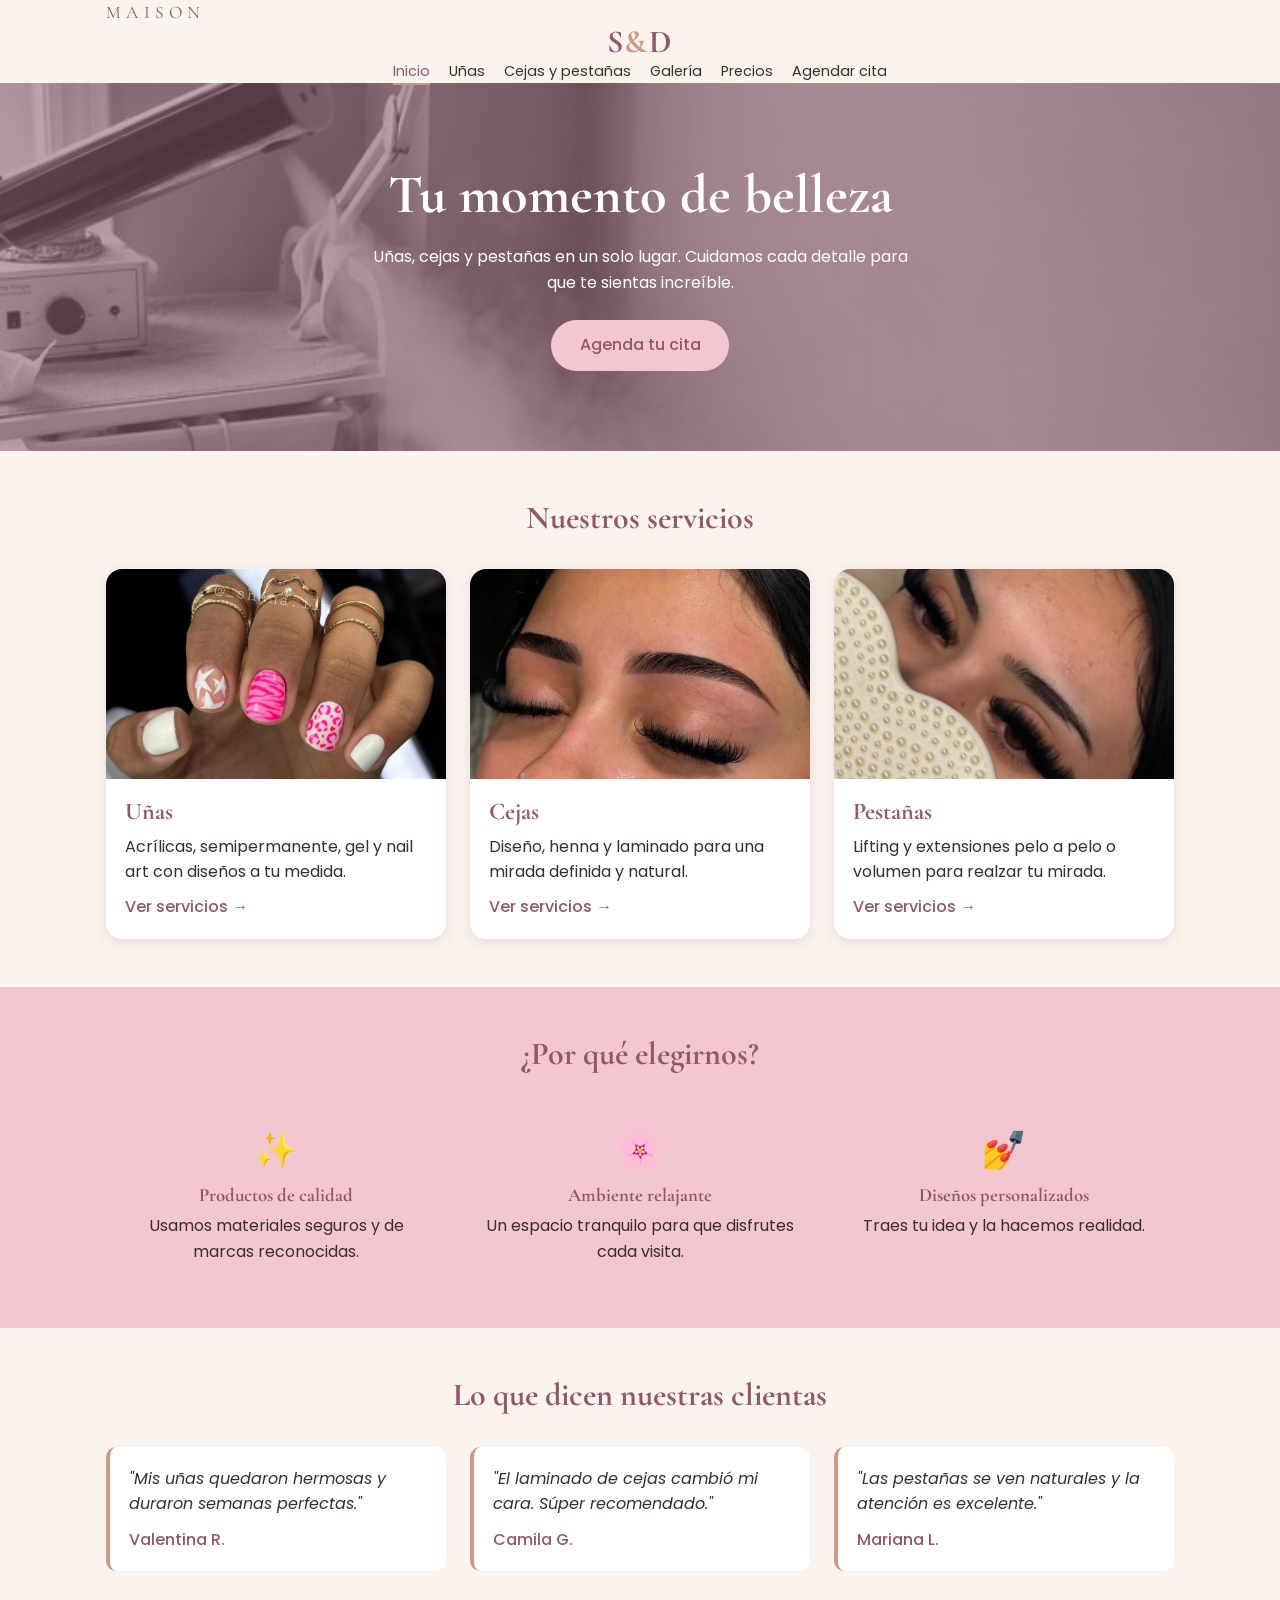
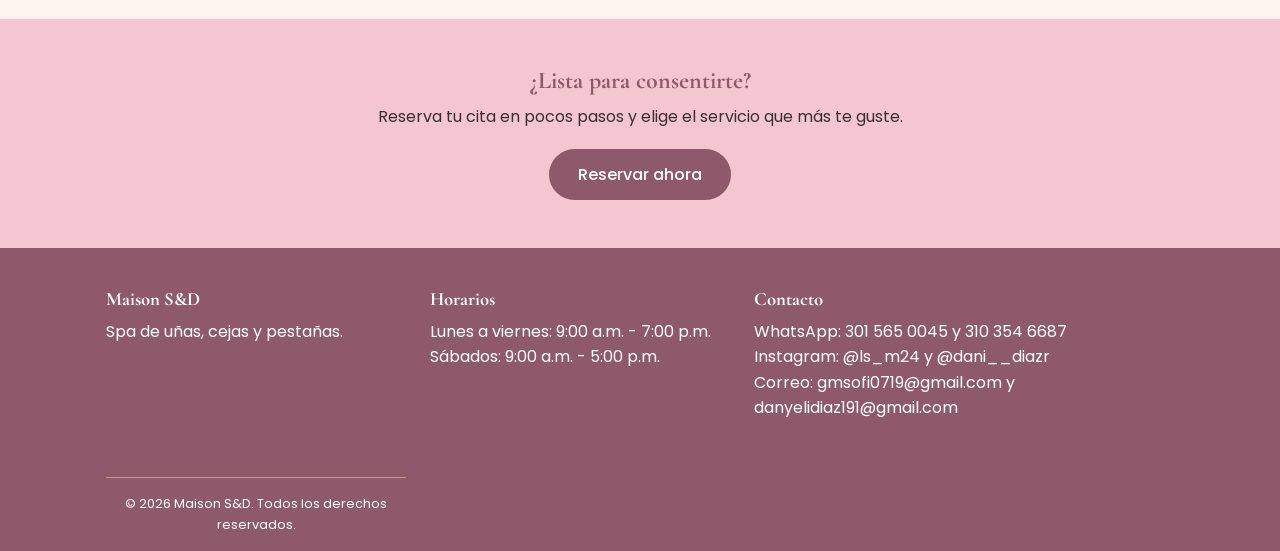
<file: index.html>
<!DOCTYPE html>
<html lang="es">
<head>
  <meta charset="UTF-8">
  <meta name="viewport" content="width=device-width, initial-scale=1.0">
  <meta name="description" content="Maison S&D: spa de uñas, cejas y pestañas. Agenda tu cita y vive tu momento de belleza.">
  <title>Maison S&D | Spa de uñas, cejas y pestañas</title>
  <link rel="preconnect" href="https://fonts.googleapis.com">
  <link rel="preconnect" href="https://fonts.gstatic.com" crossorigin>
  <link href="https://fonts.googleapis.com/css2?family=Cormorant+Garamond:wght@500;700&family=Poppins:wght@300;400;500&display=swap" rel="stylesheet">
  <link rel="stylesheet" href="css/kit.css">
  <link rel="stylesheet" href="css/styles.css">
  <link rel="icon" href="img/S&D.jpg>
</head>
<body>

  <header class="encabezado">
    <div class="contenedor">
      <a href="index.html" class="logo">Maison <strong>S<span>&amp;</span>D</strong></a>
      <nav>
        <ul class="menu">
          <li><a href="index.html" class="activo">Inicio</a></li>
          <li><a href="unas.html">Uñas</a></li>
          <li><a href="cejas-pestanas.html">Cejas y pestañas</a></li>
          <li><a href="galeria.html">Galería</a></li>
          <li><a href="precios.html">Precios</a></li>
          <li><a href="agendar.html">Agendar cita</a></li>
        </ul>
      </nav>
    </div>
  </header>

  <main>
    <section class="hero">
      <div class="contenedor">
        <h1>Tu momento de belleza</h1>
        <p>Uñas, cejas y pestañas en un solo lugar. Cuidamos cada detalle para que te sientas increíble.</p>
        <a href="agendar.html" class="btn">Agenda tu cita</a>
      </div>
    </section>

    <section>
      <div class="contenedor">
        <h2 class="titulo-seccion">Nuestros servicios</h2>
        <div class="rejilla tres">
          <article class="tarjeta">
            <img src="img/unas.jpg" alt="Manos con uñas decoradas en tonos rosados">
            <div class="tarjeta-texto">
              <h3>Uñas</h3>
              <p>Acrílicas, semipermanente, gel y nail art con diseños a tu medida.</p>
              <a href="unas.html">Ver servicios →</a>
            </div>
          </article>
          <article class="tarjeta">
            <img src="img/cejas.jpg" alt="Cejas diseñadas y perfiladas">
            <div class="tarjeta-texto">
              <h3>Cejas</h3>
              <p>Diseño, henna y laminado para una mirada definida y natural.</p>
              <a href="cejas-pestanas.html">Ver servicios →</a>
            </div>
          </article>
          <article class="tarjeta">
            <img src="img/pestanas.jpg" alt="Pestañas con extensiones pelo a pelo">
            <div class="tarjeta-texto">
              <h3>Pestañas</h3>
              <p>Lifting y extensiones pelo a pelo o volumen para realzar tu mirada.</p>
              <a href="cejas-pestanas.html">Ver servicios →</a>
            </div>
          </article>
        </div>
      </div>
    </section>

    <section class="fondo-rosa">
      <div class="contenedor">
        <h2 class="titulo-seccion">¿Por qué elegirnos?</h2>
        <div class="rejilla tres">
          <div class="beneficio">
            <div class="icono">✨</div>
            <h3>Productos de calidad</h3>
            <p>Usamos materiales seguros y de marcas reconocidas.</p>
          </div>
          <div class="beneficio">
            <div class="icono">🌸</div>
            <h3>Ambiente relajante</h3>
            <p>Un espacio tranquilo para que disfrutes cada visita.</p>
          </div>
          <div class="beneficio">
            <div class="icono">💅</div>
            <h3>Diseños personalizados</h3>
            <p>Traes tu idea y la hacemos realidad.</p>
          </div>
        </div>
      </div>
    </section>

    <section>
      <div class="contenedor">
        <h2 class="titulo-seccion">Lo que dicen nuestras clientas</h2>
        <div class="rejilla tres">
          <div class="testimonio">
            <p>"Mis uñas quedaron hermosas y duraron semanas perfectas."</p>
            <span>Valentina R.</span>
          </div>
          <div class="testimonio">
            <p>"El laminado de cejas cambió mi cara. Súper recomendado."</p>
            <span>Camila G.</span>
          </div>
          <div class="testimonio">
            <p>"Las pestañas se ven naturales y la atención es excelente."</p>
            <span>Mariana L.</span>
          </div>
        </div>
      </div>
    </section>

    <section class="fondo-rosa llamado">
      <div class="contenedor">
        <h2>¿Lista para consentirte?</h2>
        <p>Reserva tu cita en pocos pasos y elige el servicio que más te guste.</p>
        <a href="agendar.html" class="btn">Reservar ahora</a>
      </div>
    </section>
  </main>

  <footer class="pie">
    <div class="contenedor">
      <div class="pie-columnas">
        <div>
          <h3>Maison S&amp;D</h3>
          <p>Spa de uñas, cejas y pestañas.</p>
        </div>
        <div>
          <h3>Horarios</h3>
          <ul>
            <li>Lunes a viernes: 9:00 a.m. - 7:00 p.m.</li>
            <li>Sábados: 9:00 a.m. - 5:00 p.m.</li>
          </ul>
        </div>
        <div>
  <h3>Contacto</h3>
  <ul>
    <li>WhatsApp: <a href="https://wa.me/573015650045" target="_blank" rel="noopener">301 565 0045</a> y <a href="https://wa.me/573103546687" target="_blank" rel="noopener">310 354 6687</a></li>
<li>Instagram: <a href="https://instagram.com/ls_m24" target="_blank" rel="noopener">@ls_m24</a> y <a href="https://instagram.com/dani__diazr" target="_blank" rel="noopener">@dani__diazr</a></li>
<li>Correo: <a href="mailto:gmsofi0719@gmail.com">gmsofi0719@gmail.com</a> y <a href="mailto:danyelidiaz191@gmail.com">danyelidiaz191@gmail.com</a></li>
  </ul>
</div>
      <p class="derechos">© 2026 Maison S&amp;D. Todos los derechos reservados.</p>
    </div>
  </footer>

</body>
</html>
</file>
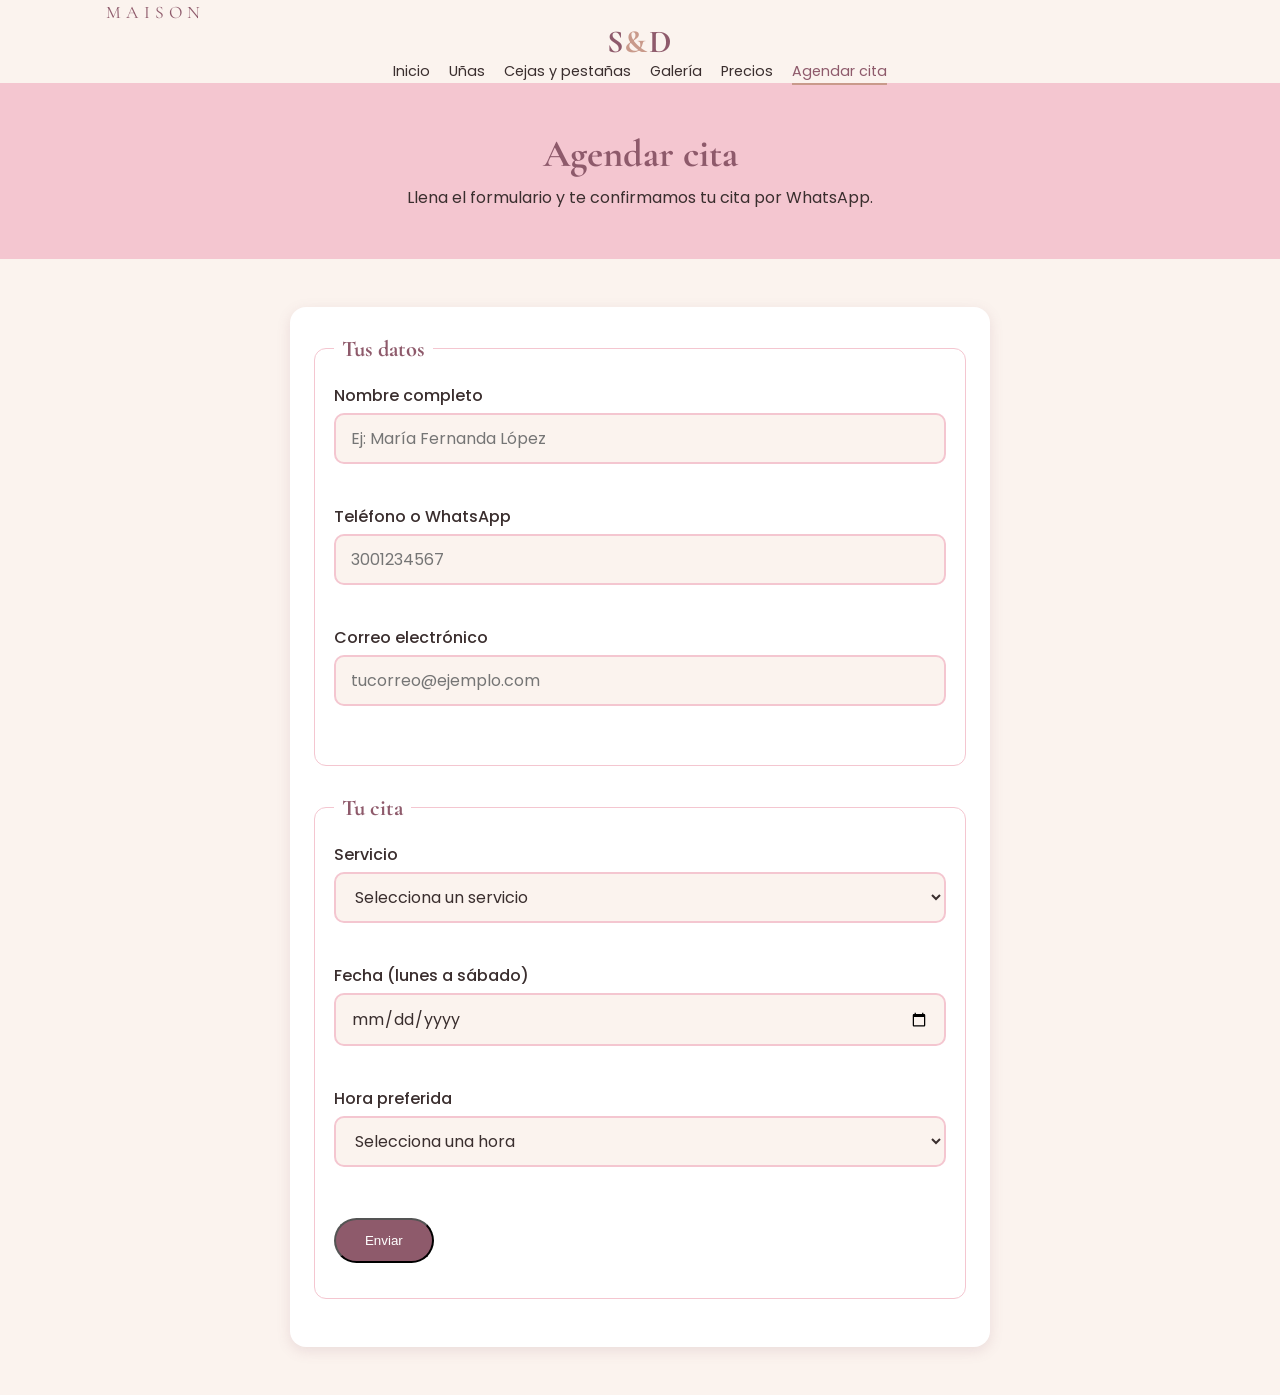
<file: agendar.html>
<!DOCTYPE html>
<html lang="es">
<head>
  <meta charset="UTF-8">
  <meta name="viewport" content="width=device-width, initial-scale=1.0">
  <meta name="description" content="Agenda tu cita en Maison S&D: uñas, cejas y pestañas. Elige tu servicio, fecha y hora.">
  <title>Agendar cita | Maison S&D</title>
  <link rel="preconnect" href="https://fonts.googleapis.com">
  <link rel="preconnect" href="https://fonts.gstatic.com" crossorigin>
  <link href="https://fonts.googleapis.com/css2?family=Cormorant+Garamond:wght@500;700&family=Poppins:wght@300;400;500&display=swap" rel="stylesheet">
  <link rel="stylesheet" href="css/kit.css">
  <link rel="stylesheet" href="css/styles.css">
   <link rel="icon" href="img/S&D.jpg>
</head>
<body>

  <header class="encabezado">
    <div class="contenedor">
      <a href="index.html" class="logo">Maison <strong>S<span>&amp;</span>D</strong></a>
      <nav>
        <ul class="menu">
          <li><a href="index.html">Inicio</a></li>
          <li><a href="unas.html">Uñas</a></li>
          <li><a href="cejas-pestanas.html">Cejas y pestañas</a></li>
          <li><a href="galeria.html">Galería</a></li>
          <li><a href="precios.html">Precios</a></li>
          <li><a href="agendar.html" class="activo">Agendar cita</a></li>
        </ul>
      </nav>
    </div>
  </header>

  <main>
    <section class="banner-pagina">
      <div class="contenedor">
        <h1>Agendar cita</h1>
        <p>Llena el formulario y te confirmamos tu cita por WhatsApp.</p>
      </div>
    </section>

    <section>
      <div class="contenedor">

        <div id="resumen" class="resumen" hidden aria-live="polite">
          <h2>¡Solicitud recibida!</h2>
          <p id="mensaje-final"></p>
          <dl id="detalle"></dl>
        </div>

        <form id="formAgenda" class="formulario" novalidate>

          <fieldset>
            <legend>Tus datos</legend>

            <div class="campo">
              <label for="nombre">Nombre completo</label>
              <input type="text" id="nombre" name="nombre" placeholder="Ej: María Fernanda López"
                     required minlength="3" maxlength="60"
                     pattern="[A-Za-zÁÉÍÓÚáéíóúÑñÜü ]+" autocomplete="name">
              <small class="error" id="error-nombre"></small>
            </div>

            <div class="campo">
              <label for="telefono">Teléfono o WhatsApp</label>
              <input type="tel" id="telefono" name="telefono" placeholder="3001234567"
                     required pattern="[0-9]{10}" maxlength="10" inputmode="numeric" autocomplete="tel">
              <small class="error" id="error-telefono"></small>
            </div>

            <div class="campo">
              <label for="correo">Correo electrónico</label>
              <input type="email" id="correo" name="correo" placeholder="tucorreo@ejemplo.com"
                     required autocomplete="email">
              <small class="error" id="error-correo"></small>
            </div>
          </fieldset>

          <fieldset>
            <legend>Tu cita</legend>

            <div class="campo">
              <label for="servicio">Servicio</label>
              <select id="servicio" name="servicio" required>
                <option value="">Selecciona un servicio</option>
                <optgroup label="Uñas">
                  <option>Uñas acrílicas</option>
                  <option>Semipermanente</option>
                  <option>Gel</option>
                  <option>Press-on</option>
                  <option>Nail art</option>
                  <option>Manicure spa</option>
                </optgroup>
                <optgroup label="Cejas">
                  <option>Diseño de cejas</option>
                  <option>Diseño con henna</option>
                  <option>Laminado de cejas</option>
                </optgroup>
                <optgroup label="Pestañas">
                  <option>Lifting de pestañas</option>
                  <option>Extensiones pelo a pelo</option>
                  <option>Extensiones volumen</option>
                  <option>Retoque de pestañas</option>
                </optgroup>
                <optgroup label="Combos">
                  <option>Combo Manos y mirada</option>
                  <option>Combo Glam</option>
                  <option>Combo Día de spa completo</option>
                </optgroup>
              </select>
              <small class="error" id="error-servicio"></small>
            </div>

            <div class="campo">
              <label for="fecha">Fecha (lunes a sábado)</label>
              <input type="date" id="fecha" name="fecha" required>
              <small class="error" id="error-fecha"></small>
            </div>

            <div class="campo">
              <label for="hora">Hora preferida</label>
              <select id="hora" name="hora" required>
                <option value="">Selecciona una hora</option>
                <option>9:00 a.m.</option>
                <option>10:00 a.m.</option>
                <option>11:00 a.m.</option>
                <option>12:00 m.</option>
                <option>2:00 p.m.</option>
                <option>3:00 p.m.</option>
                <option>4:00 p.m.</option>
                <option>5:00 p.m.</option>
              </select>
              <br>
              <br>
              <br>
              <button class="enviar"> Enviar</button>
              <small class="error"
</file>
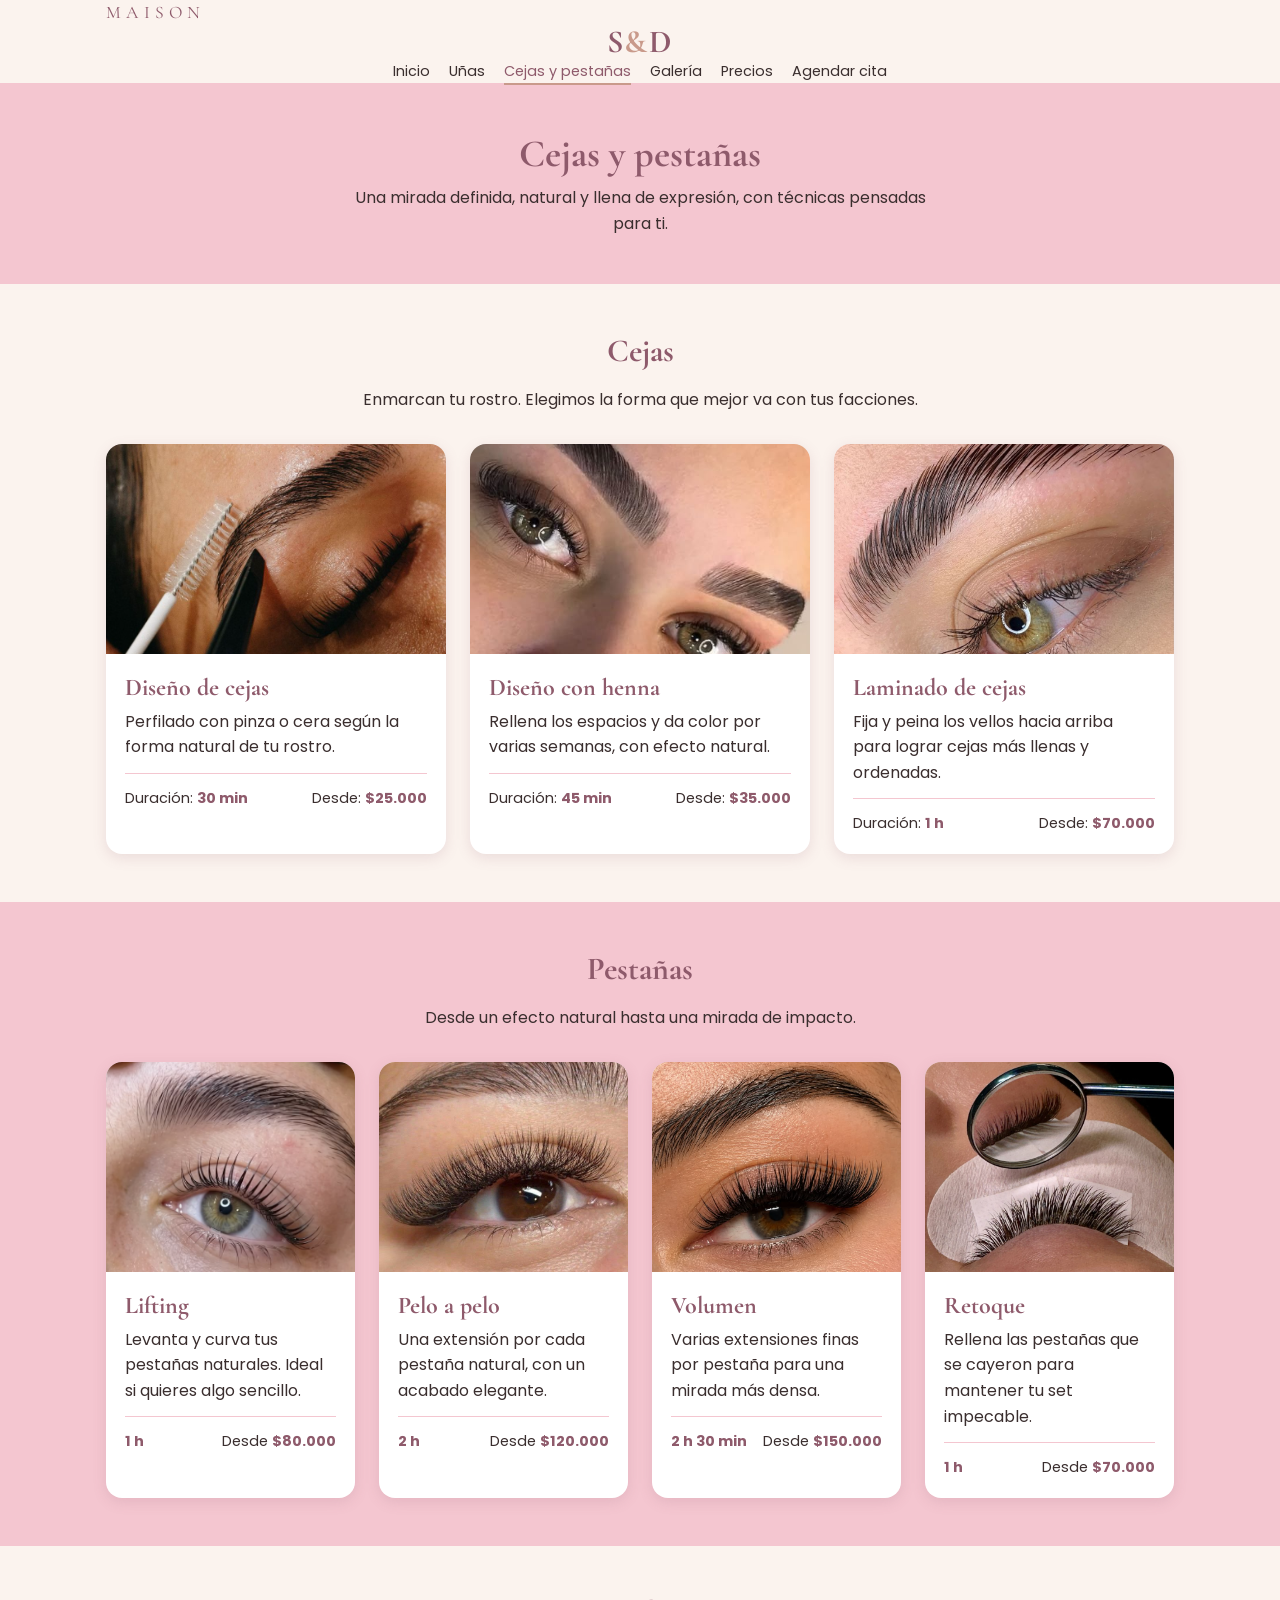
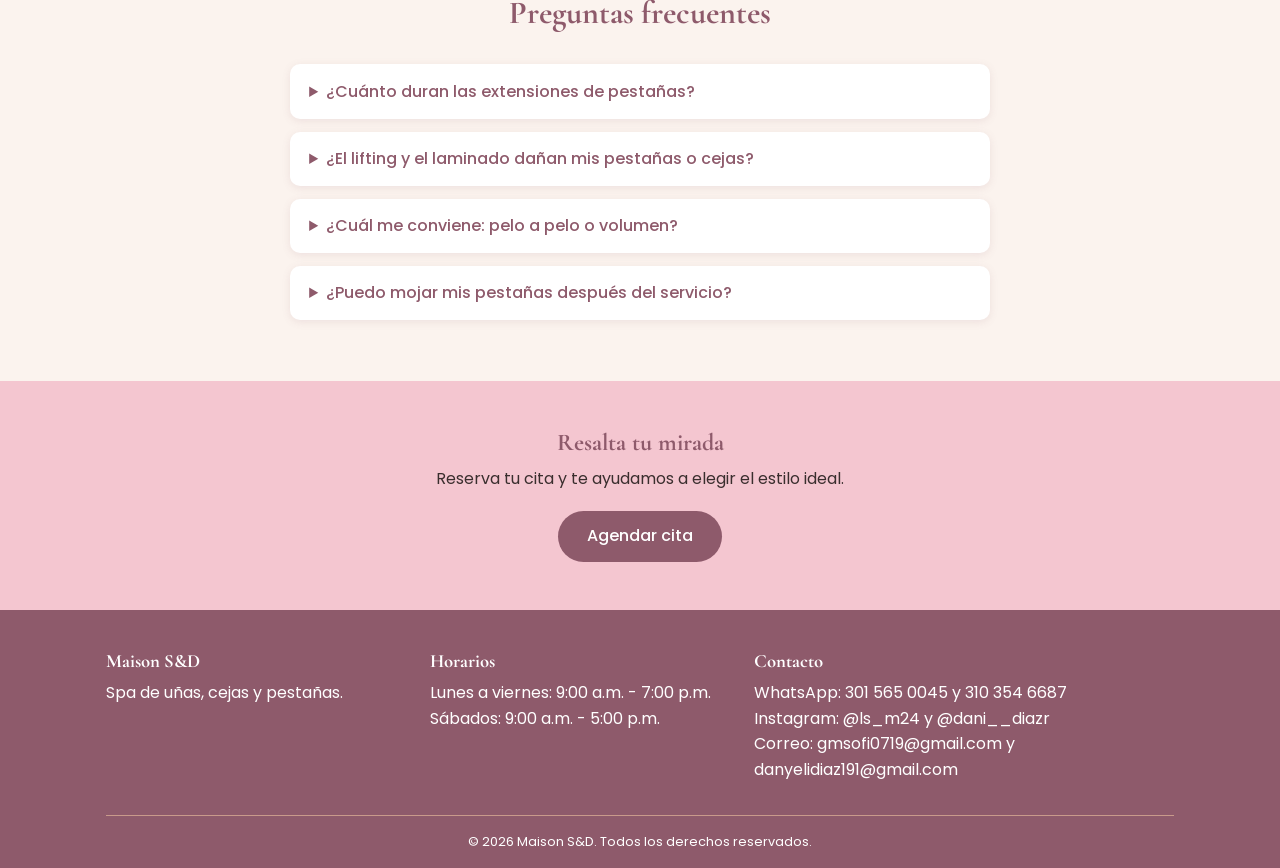
<file: cejas-pestanas.html>
<!DOCTYPE html>
<html lang="es">
<head>
  <meta charset="UTF-8">
  <meta name="viewport" content="width=device-width, initial-scale=1.0">
  <meta name="description" content="Diseño de cejas, henna, laminado, lifting y extensiones de pestañas en Maison S&D.">
  <title>Cejas y pestañas | Maison S&D</title>
  <link rel="preconnect" href="https://fonts.googleapis.com">
  <link rel="preconnect" href="https://fonts.gstatic.com" crossorigin>
  <link href="https://fonts.googleapis.com/css2?family=Cormorant+Garamond:wght@500;700&family=Poppins:wght@300;400;500&display=swap" rel="stylesheet">
  <link rel="stylesheet" href="css/kit.css">
  <link rel="stylesheet" href="css/styles.css">
   <link rel="icon" href="img/S&D.jpg>
</head>
<body>

  <header class="encabezado">
    <div class="contenedor">
      <a href="index.html" class="logo">Maison <strong>S<span>&amp;</span>D</strong></a>
      <nav>
        <ul class="menu">
          <li><a href="index.html">Inicio</a></li>
          <li><a href="unas.html">Uñas</a></li>
          <li><a href="cejas-pestanas.html" class="activo">Cejas y pestañas</a></li>
          <li><a href="galeria.html">Galería</a></li>
          <li><a href="precios.html">Precios</a></li>
          <li><a href="agendar.html">Agendar cita</a></li>
        </ul>
      </nav>
    </div>
  </header>

  <main>
    <section class="banner-pagina">
      <div class="contenedor">
        <h1>Cejas y pestañas</h1>
        <p>Una mirada definida, natural y llena de expresión, con técnicas pensadas para ti.</p>
      </div>
    </section>

    <section>
      <div class="contenedor">
        <h2 class="titulo-seccion">Cejas</h2>
        <p class="subtitulo">Enmarcan tu rostro. Elegimos la forma que mejor va con tus facciones.</p>
        <div class="rejilla tres">

          <article class="tarjeta">
            <img src="img/cejas-diseno.jpg" alt="Cejas con diseño y perfilado" loading="lazy">
            <div class="tarjeta-texto">
              <h3>Diseño de cejas</h3>
              <p>Perfilado con pinza o cera según la forma natural de tu rostro.</p>
              <ul class="datos">
                <li>Duración: <strong>30 min</strong></li>
                <li>Desde: <strong>$25.000</strong></li>
              </ul>
            </div>
          </article>

          <article class="tarjeta">
            <img src="img/cejas-henna.jpg" alt="Cejas con henna y color definido" loading="lazy">
            <div class="tarjeta-texto">
              <h3>Diseño con henna</h3>
              <p>Rellena los espacios y da color por varias semanas, con efecto natural.</p>
              <ul class="datos">
                <li>Duración: <strong>45 min</strong></li>
                <li>Desde: <strong>$35.000</strong></li>
              </ul>
            </div>
          </article>

          <article class="tarjeta">
            <img src="img/cejas-laminado.jpg" alt="Cejas laminadas con efecto peinado" loading="lazy">
            <div class="tarjeta-texto">
              <h3>Laminado de cejas</h3>
              <p>Fija y peina los vellos hacia arriba para lograr cejas más llenas y ordenadas.</p>
              <ul class="datos">
                <li>Duración: <strong>1 h</strong></li>
                <li>Desde: <strong>$70.000</strong></li>
              </ul>
            </div>
          </article>

        </div>
      </div>
    </section>

    <section class="fondo-rosa">
      <div class="contenedor">
        <h2 class="titulo-seccion">Pestañas</h2>
        <p class="subtitulo">Desde un efecto natural hasta una mirada de impacto.</p>
        <div class="rejilla cuatro">

          <article class="tarjeta">
            <img src="img/pestanas-lifting.jpg" alt="Pestañas con lifting y curvatura natural" loading="lazy">
            <div class="tarjeta-texto">
              <h3>Lifting</h3>
              <p>Levanta y curva tus pestañas naturales. Ideal si quieres algo sencillo.</p>
              <ul class="datos">
                <li><strong>1 h</strong></li>
                <li>Desde <strong>$80.000</strong></li>
              </ul>
            </div>
          </article>

          <article class="tarjeta">
            <img src="img/pestanas-pelo-a-pelo.jpg" alt="Extensiones de pestañas pelo a pelo" loading="lazy">
            <div class="tarjeta-texto">
              <h3>Pelo a pelo</h3>
              <p>Una extensión por cada pestaña natural, con un acabado elegante.</p>
              <ul class="datos">
                <li><strong>2 h</strong></li>
                <li>Desde <strong>$120.000</strong></li>
              </ul>
            </div>
          </article>

          <article class="tarjeta">
            <img src="img/pestanas-volumen.jpg" alt="Extensiones de pestañas volumen" loading="lazy">
            <div class="tarjeta-texto">
              <h3>Volumen</h3>
              <p>Varias extensiones finas por pestaña para una mirada más densa.</p>
              <ul class="datos">
                <li><strong>2 h 30 min</strong></li>
                <li>Desde <strong>$150.000</strong></li>
              </ul>
            </div>
          </article>

          <article class="tarjeta">
            <img src="img/pestanas-retoque.jpg" alt="Retoque de extensiones de pestañas" loading="lazy">
            <div class="tarjeta-texto">
              <h3>Retoque</h3>
              <p>Rellena las pestañas que se cayeron para mantener tu set impecable.</p>
              <ul class="datos">
                <li><strong>1 h</strong></li>
                <li>Desde <strong>$70.000</strong></li>
              </ul>
            </div>
          </article>

        </div>
      </div>
    </section>

    <section>
      <div class="contenedor">
        <h2 class="titulo-seccion">Preguntas frecuentes</h2>
        <div class="faq">
          <details>
            <summary>¿Cuánto duran las extensiones de pestañas?</summary>
            <p>Entre 3 y 4 semanas. Con retoques periódicos puedes mantenerlas siempre completas.</p>
          </details>
          <details>
            <summary>¿El lifting y el laminado dañan mis pestañas o cejas?</summary>
            <p>No, si los hace una profesional con productos de calidad. Son procesos suaves y no son permanentes.</p>
          </details>
          <details>
            <summary>¿Cuál me conviene: pelo a pelo o volumen?</summary>
            <p>El pelo a pelo da un efecto natural y definido. El volumen es más denso y llamativo. En tu cita te asesoramos.</p>
          </details>
          <details>
            <summary>¿Puedo mojar mis pestañas después del servicio?</summary>
            <p>Evita el agua y el vapor durante las primeras 24 horas para que el adhesivo o el tratamiento se fije bien.</p>
          </details>
        </div>
      </div>
    </section>

    <section class="fondo-rosa llamado">
      <div class="contenedor">
        <h2>Resalta tu mirada</h2>
        <p>Reserva tu cita y te ayudamos a elegir el estilo ideal.</p>
        <a href="agendar.html" class="btn">Agendar cita</a>
      </div>
    </section>
  </main>

  <footer class="pie">
    <div class="contenedor">
      <div class="pie-columnas">
        <div>
          <h3>Maison S&amp;D</h3>
          <p>Spa de uñas, cejas y pestañas.</p>
        </div>
        <div>
          <h3>Horarios</h3>
          <ul>
            <li>Lunes a viernes: 9:00 a.m. - 7:00 p.m.</li>
            <li>Sábados: 9:00 a.m. - 5:00 p.m.</li>
          </ul>
        </div>
        <div>
        <h3>Contacto</h3>
        <ul>
          <li>WhatsApp: <a href="https://wa.me/573015650045" target="_blank" rel="noopener">301 565 0045</a> y <a href="https://wa.me/573103546687" target="_blank" rel="noopener">310 354 6687</a></li>
          <li>Instagram: <a href="https://instagram.com/ls_m24" target="_blank" rel="noopener">@ls_m24</a> y <a href="https://instagram.com/dani__diazr" target="_blank" rel="noopener">@dani__diazr</a></li>
          <li>Correo: <a href="mailto:gmsofi0719@gmail.com">gmsofi0719@gmail.com</a> y <a href="mailto:danyelidiaz191@gmail.com">danyelidiaz191@gmail.com</a></li>
        </ul>
      </div>
      </div>
      <p class="derechos">© 2026 Maison S&amp;D. Todos los derechos reservados.</p>
    </div>
  </footer>

</body>
</html>
</file>
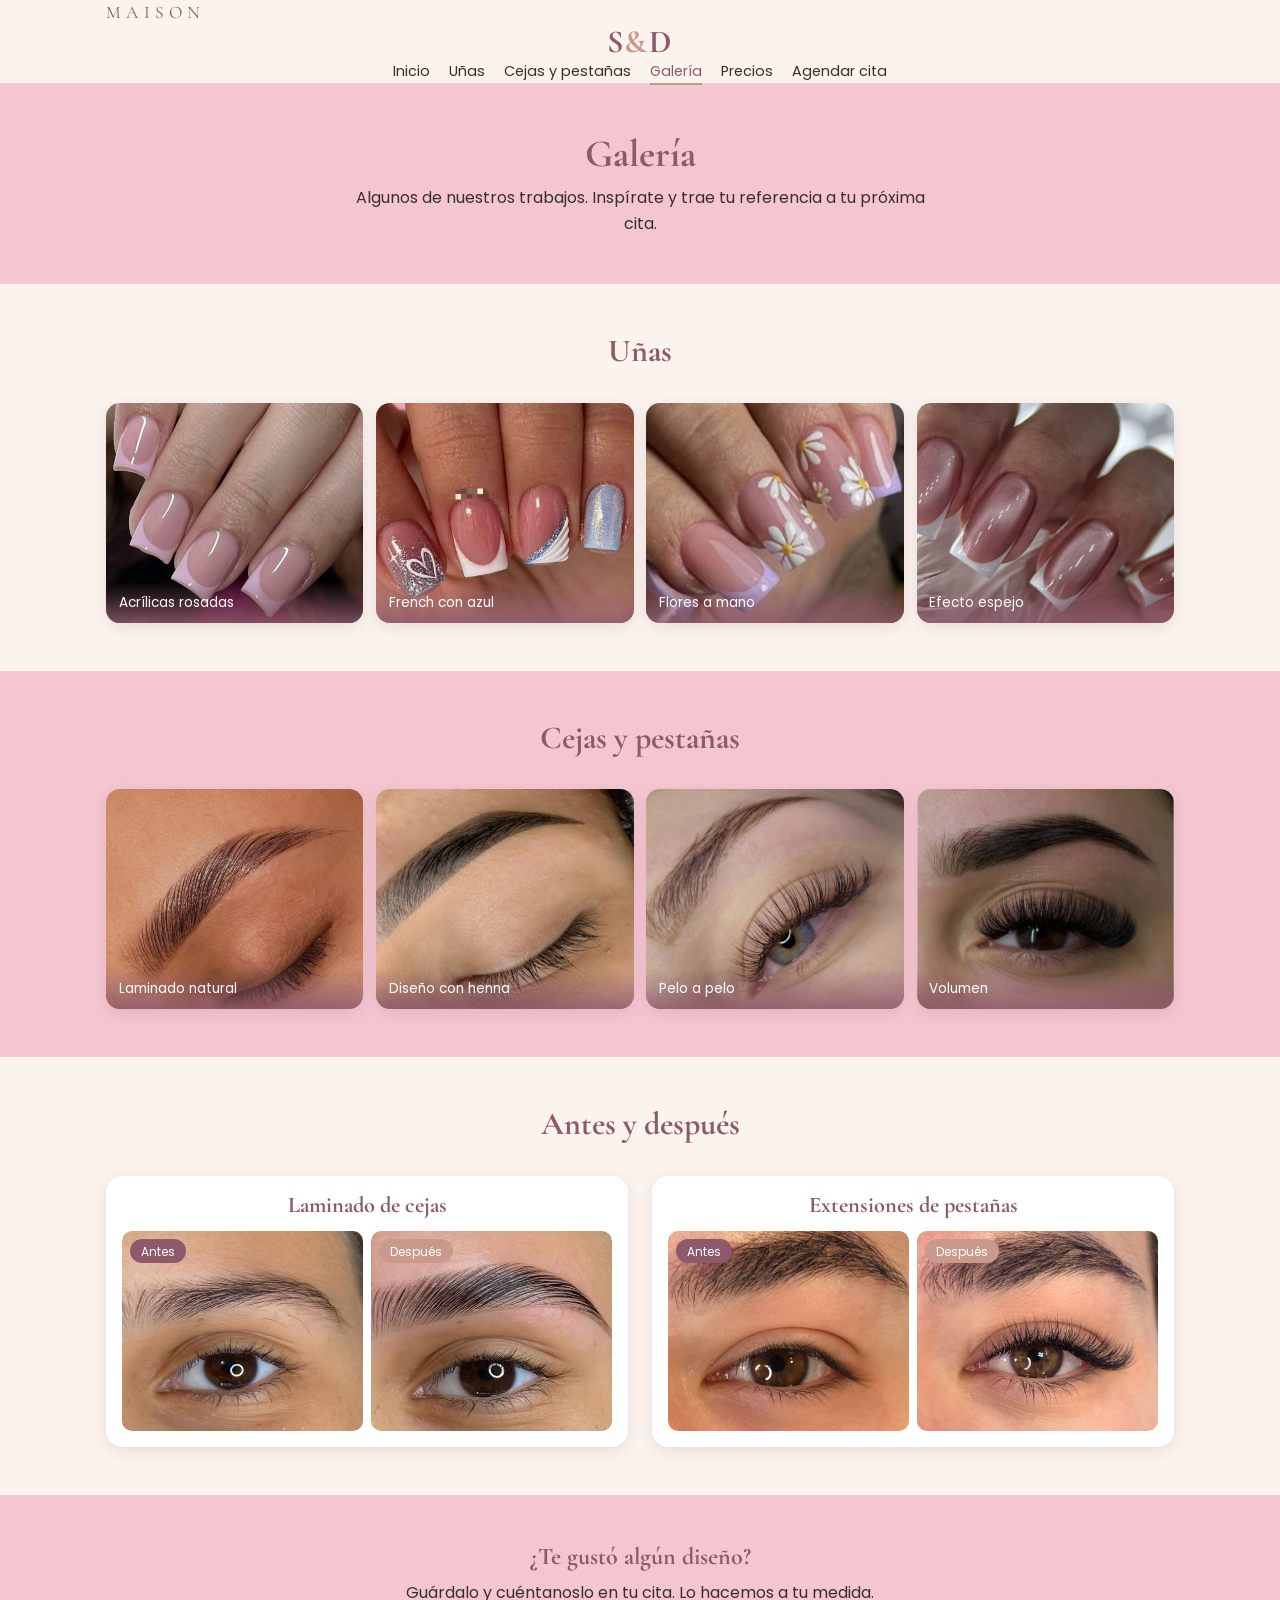
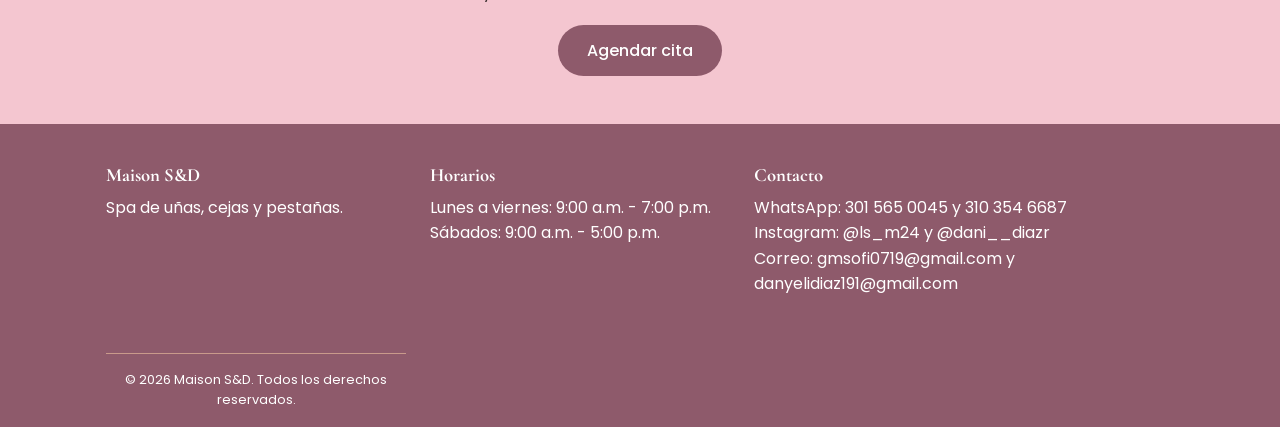
<file: galeria.html>
<!DOCTYPE html>
<html lang="es">
<head>
  <meta charset="UTF-8">
  <meta name="viewport" content="width=device-width, initial-scale=1.0">
  <meta name="description" content="Galería de trabajos de Maison S&D: uñas, cejas y pestañas, con antes y después.">
  <title>Galería | Maison S&D</title>
  <link rel="preconnect" href="https://fonts.googleapis.com">
  <link rel="preconnect" href="https://fonts.gstatic.com" crossorigin>
  <link href="https://fonts.googleapis.com/css2?family=Cormorant+Garamond:wght@500;700&family=Poppins:wght@300;400;500&display=swap" rel="stylesheet">
  <link rel="stylesheet" href="css/kit.css">
  <link rel="stylesheet" href="css/styles.css">
   <link rel="icon" href="img/S&D.jpg>
</head>
<body>

  <header class="encabezado">
    <div class="contenedor">
      <a href="index.html" class="logo">Maison <strong>S<span>&amp;</span>D</strong></a>
      <nav>
        <ul class="menu">
          <li><a href="index.html">Inicio</a></li>
          <li><a href="unas.html">Uñas</a></li>
          <li><a href="cejas-pestanas.html">Cejas y pestañas</a></li>
          <li><a href="galeria.html" class="activo">Galería</a></li>
          <li><a href="precios.html">Precios</a></li>
          <li><a href="agendar.html">Agendar cita</a></li>
        </ul>
      </nav>
    </div>
  </header>

  <main>
    <section class="banner-pagina">
      <div class="contenedor">
        <h1>Galería</h1>
        <p>Algunos de nuestros trabajos. Inspírate y trae tu referencia a tu próxima cita.</p>
      </div>
    </section>

    <section>
      <div class="contenedor">
        <h2 class="titulo-seccion">Uñas</h2>
        <div class="galeria">
          <figure>
            <img src="img/galeria-unas-1.jpg" alt="Uñas acrílicas rosadas con brillo" loading="lazy">
            <figcaption>Acrílicas rosadas</figcaption>
          </figure>
          <figure>
            <img src="img/galeria-unas-2.jpg" alt="Uñas con diseño French y detalles dorados" loading="lazy">
            <figcaption>French con azul</figcaption>
          </figure>
          <figure>
            <img src="img/galeria-unas-3.jpg" alt="Uñas con flores pintadas a mano" loading="lazy">
            <figcaption>Flores a mano</figcaption>
          </figure>
          <figure>
            <img src="img/galeria-unas-4.jpg" alt="Uñas con efecto espejo y pedrería" loading="lazy">
            <figcaption>Efecto espejo</figcaption>
          </figure>
        </div>
      </div>
    </section>

    <section class="fondo-rosa">
      <div class="contenedor">
        <h2 class="titulo-seccion">Cejas y pestañas</h2>
        <div class="galeria">
          <figure>
            <img src="img/galeria-cejas-1.jpg" alt="Cejas laminadas con acabado natural" loading="lazy">
            <figcaption>Laminado natural</figcaption>
          </figure>
          <figure>
            <img src="img/galeria-cejas-2.jpg" alt="Cejas diseñadas con henna" loading="lazy">
            <figcaption>Diseño con henna</figcaption>
          </figure>
          <figure>
            <img src="img/galeria-pestanas-1.jpg" alt="Pestañas con extensiones pelo a pelo" loading="lazy">
            <figcaption>Pelo a pelo</figcaption>
          </figure>
          <figure>
            <img src="img/galeria-pestanas-2.jpg" alt="Pestañas con extensiones volumen" loading="lazy">
            <figcaption>Volumen</figcaption>
          </figure>
        </div>
      </div>
    </section>

    <section>
      <div class="contenedor">
        <h2 class="titulo-seccion">Antes y después</h2>
        <div class="comparacion">

          <article class="caso">
            <h3>Laminado de cejas</h3>
            <div class="caso-fotos">
              <figure>
                <img src="img/antes-cejas.jpg" alt="Cejas antes del laminado" loading="lazy">
                <figcaption>Antes</figcaption>
              </figure>
              <figure>
                <img src="img/despues-cejas.jpg" alt="Cejas después del laminado" loading="lazy">
                <figcaption>Después</figcaption>
              </figure>
            </div>
          </article>

          <article class="caso">
            <h3>Extensiones de pestañas</h3>
            <div class="caso-fotos">
              <figure>
                <img src="img/antes-pestanas.jpg" alt="Pestañas naturales antes de las extensiones" loading="lazy">
                <figcaption>Antes</figcaption>
              </figure>
              <figure>
                <img src="img/despues-pestanas.jpg" alt="Pestañas después de las extensiones" loading="lazy">
                <figcaption>Después</figcaption>
              </figure>
            </div>
          </article>

        </div>
      </div>
    </section>

    <section class="fondo-rosa llamado">
      <div class="contenedor">
        <h2>¿Te gustó algún diseño?</h2>
        <p>Guárdalo y cuéntanoslo en tu cita. Lo hacemos a tu medida.</p>
        <a href="agendar.html" class="btn">Agendar cita</a>
      </div>
    </section>
  </main>

  <footer class="pie">
    <div class="contenedor">
      <div class="pie-columnas">
        <div>
          <h3>Maison S&amp;D</h3>
          <p>Spa de uñas, cejas y pestañas.</p>
        </div>
        <div>
          <h3>Horarios</h3>
          <ul>
            <li>Lunes a viernes: 9:00 a.m. - 7:00 p.m.</li>
            <li>Sábados: 9:00 a.m. - 5:00 p.m.</li>
          </ul>
        </div>
        <div>
  <h3>Contacto</h3>
  <ul>
    <li>WhatsApp: <a href="https://wa.me/573015650045" target="_blank" rel="noopener">301 565 0045</a> y <a href="https://wa.me/573103546687" target="_blank" rel="noopener">310 354 6687</a></li>
<li>Instagram: <a href="https://instagram.com/ls_m24" target="_blank" rel="noopener">@ls_m24</a> y <a href="https://instagram.com/dani__diazr" target="_blank" rel="noopener">@dani__diazr</a></li>
<li>Correo: <a href="mailto:gmsofi0719@gmail.com">gmsofi0719@gmail.com</a> y <a href="mailto:danyelidiaz191@gmail.com">danyelidiaz191@gmail.com</a></li>
  </ul>
</div>
      <p class="derechos">© 2026 Maison S&amp;D. Todos los derechos reservados.</p>
    </div>
  </footer>

</body>
</html>
</file>
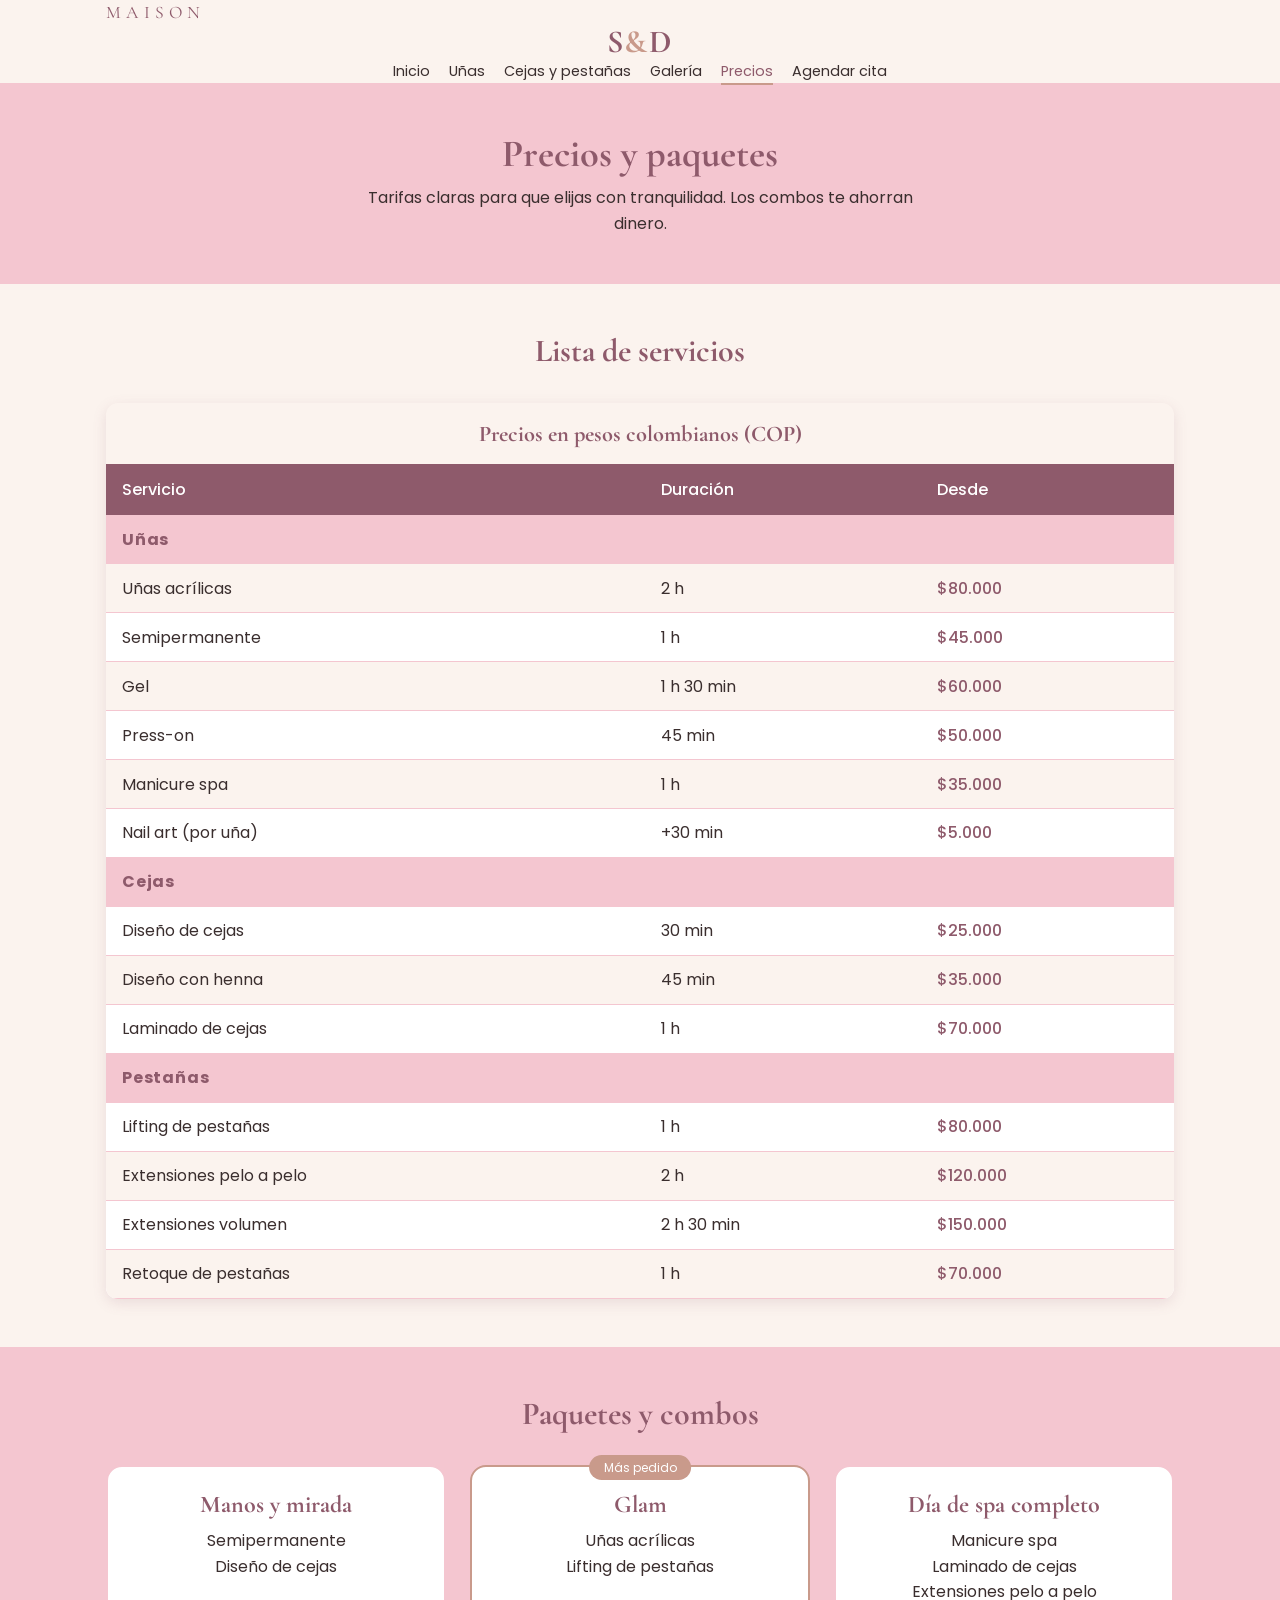
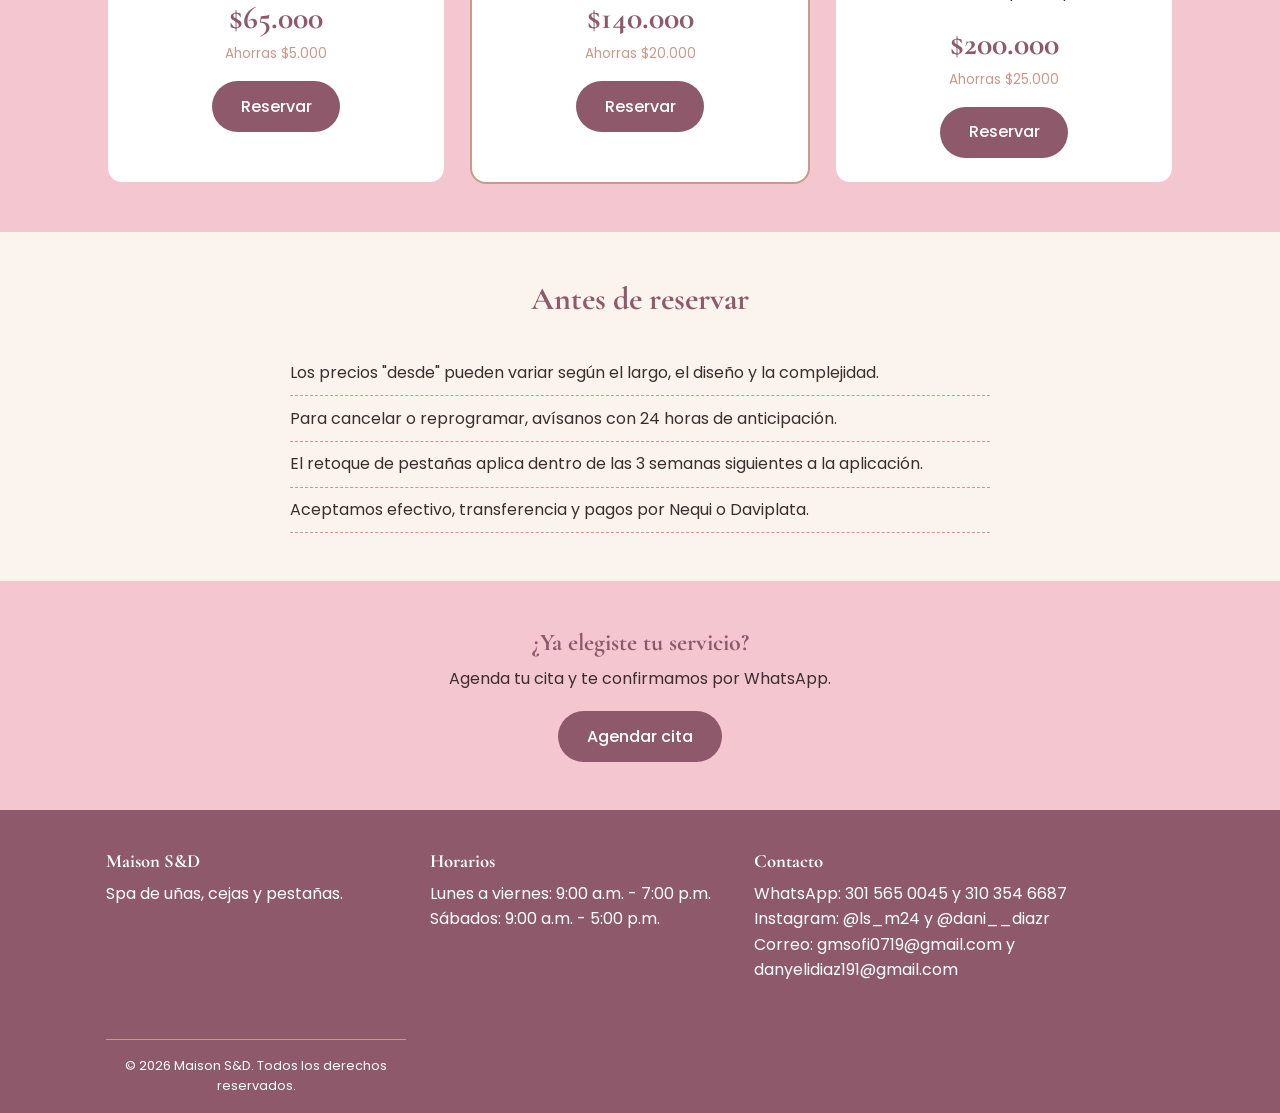
<file: precios.html>
<!DOCTYPE html>
<html lang="es">
<head>
  <meta charset="UTF-8">
  <meta name="viewport" content="width=device-width, initial-scale=1.0">
  <meta name="description" content="Precios y paquetes de Maison S&D: uñas, cejas, pestañas y combos de spa.">
  <title>Precios y paquetes | Maison S&D</title>
  <link rel="preconnect" href="https://fonts.googleapis.com">
  <link rel="preconnect" href="https://fonts.gstatic.com" crossorigin>
  <link href="https://fonts.googleapis.com/css2?family=Cormorant+Garamond:wght@500;700&family=Poppins:wght@300;400;500&display=swap" rel="stylesheet">
  <link rel="stylesheet" href="css/kit.css">
  <link rel="stylesheet" href="css/styles.css">
   <link rel="icon" href="img/S&D.jpg>
</head>
<body>

  <header class="encabezado">
    <div class="contenedor">
      <a href="index.html" class="logo">Maison <strong>S<span>&amp;</span>D</strong></a>
      <nav>
        <ul class="menu">
          <li><a href="index.html">Inicio</a></li>
          <li><a href="unas.html">Uñas</a></li>
          <li><a href="cejas-pestanas.html">Cejas y pestañas</a></li>
          <li><a href="galeria.html">Galería</a></li>
          <li><a href="precios.html" class="activo">Precios</a></li>
          <li><a href="agendar.html">Agendar cita</a></li>
        </ul>
      </nav>
    </div>
  </header>

  <main>
    <section class="banner-pagina">
      <div class="contenedor">
        <h1>Precios y paquetes</h1>
        <p>Tarifas claras para que elijas con tranquilidad. Los combos te ahorran dinero.</p>
      </div>
    </section>

    <section>
      <div class="contenedor">
        <h2 class="titulo-seccion">Lista de servicios</h2>
        <div class="tabla-contenedor">
          <table class="tabla-precios">
            <caption>Precios en pesos colombianos (COP)</caption>
            <thead>
              <tr>
                <th scope="col">Servicio</th>
                <th scope="col">Duración</th>
                <th scope="col">Desde</th>
              </tr>
            </thead>
            <tbody>
              <tr class="categoria"><th colspan="3" scope="colgroup">Uñas</th></tr>
              <tr><th scope="row">Uñas acrílicas</th><td>2 h</td><td>$80.000</td></tr>
              <tr><th scope="row">Semipermanente</th><td>1 h</td><td>$45.000</td></tr>
              <tr><th scope="row">Gel</th><td>1 h 30 min</td><td>$60.000</td></tr>
              <tr><th scope="row">Press-on</th><td>45 min</td><td>$50.000</td></tr>
              <tr><th scope="row">Manicure spa</th><td>1 h</td><td>$35.000</td></tr>
              <tr><th scope="row">Nail art (por uña)</th><td>+30 min</td><td>$5.000</td></tr>

              <tr class="categoria"><th colspan="3" scope="colgroup">Cejas</th></tr>
              <tr><th scope="row">Diseño de cejas</th><td>30 min</td><td>$25.000</td></tr>
              <tr><th scope="row">Diseño con henna</th><td>45 min</td><td>$35.000</td></tr>
              <tr><th scope="row">Laminado de cejas</th><td>1 h</td><td>$70.000</td></tr>

              <tr class="categoria"><th colspan="3" scope="colgroup">Pestañas</th></tr>
              <tr><th scope="row">Lifting de pestañas</th><td>1 h</td><td>$80.000</td></tr>
              <tr><th scope="row">Extensiones pelo a pelo</th><td>2 h</td><td>$120.000</td></tr>
              <tr><th scope="row">Extensiones volumen</th><td>2 h 30 min</td><td>$150.000</td></tr>
              <tr><th scope="row">Retoque de pestañas</th><td>1 h</td><td>$70.000</td></tr>
            </tbody>
          </table>
        </div>
      </div>
    </section>

    <section class="fondo-rosa">
      <div class="contenedor">
        <h2 class="titulo-seccion">Paquetes y combos</h2>
        <div class="rejilla tres">

          <article class="combo">
            <h3>Manos y mirada</h3>
            <ul>
              <li>Semipermanente</li>
              <li>Diseño de cejas</li>
            </ul>
            <p class="precio">$65.000</p>
            <p class="ahorro">Ahorras $5.000</p>
            <a href="agendar.html" class="btn">Reservar</a>
          </article>

          <article class="combo destacado">
            <span class="etiqueta">Más pedido</span>
            <h3>Glam</h3>
            <ul>
              <li>Uñas acrílicas</li>
              <li>Lifting de pestañas</li>
            </ul>
            <p class="precio">$140.000</p>
            <p class="ahorro">Ahorras $20.000</p>
            <a href="agendar.html" class="btn">Reservar</a>
          </article>

          <article class="combo">
            <h3>Día de spa completo</h3>
            <ul>
              <li>Manicure spa</li>
              <li>Laminado de cejas</li>
              <li>Extensiones pelo a pelo</li>
            </ul>
            <p class="precio">$200.000</p>
            <p class="ahorro">Ahorras $25.000</p>
            <a href="agendar.html" class="btn">Reservar</a>
          </article>

        </div>
      </div>
    </section>

    <section>
      <div class="contenedor">
        <h2 class="titulo-seccion">Antes de reservar</h2>
        <ul class="notas">
          <li>Los precios "desde" pueden variar según el largo, el diseño y la complejidad.</li>
          <li>Para cancelar o reprogramar, avísanos con 24 horas de anticipación.</li>
          <li>El retoque de pestañas aplica dentro de las 3 semanas siguientes a la aplicación.</li>
          <li>Aceptamos efectivo, transferencia y pagos por Nequi o Daviplata.</li>
        </ul>
      </div>
    </section>

    <section class="fondo-rosa llamado">
      <div class="contenedor">
        <h2>¿Ya elegiste tu servicio?</h2>
        <p>Agenda tu cita y te confirmamos por WhatsApp.</p>
        <a href="agendar.html" class="btn">Agendar cita</a>
      </div>
    </section>
  </main>

  <footer class="pie">
    <div class="contenedor">
      <div class="pie-columnas">
        <div>
          <h3>Maison S&amp;D</h3>
          <p>Spa de uñas, cejas y pestañas.</p>
        </div>
        <div>
          <h3>Horarios</h3>
          <ul>
            <li>Lunes a viernes: 9:00 a.m. - 7:00 p.m.</li>
            <li>Sábados: 9:00 a.m. - 5:00 p.m.</li>
          </ul>
        </div>
        <div>
        <h3>Contacto</h3>
        <ul>
          <li>WhatsApp: <a href="https://wa.me/573015650045" target="_blank" rel="noopener">301 565 0045</a> y <a href="https://wa.me/573103546687" target="_blank" rel="noopener">310 354 6687</a></li>
          <li>Instagram: <a href="https://instagram.com/ls_m24" target="_blank" rel="noopener">@ls_m24</a> y <a href="https://instagram.com/dani__diazr" target="_blank" rel="noopener">@dani__diazr</a></li>
          <li>Correo: <a href="mailto:gmsofi0719@gmail.com">gmsofi0719@gmail.com</a> y <a href="mailto:danyelidiaz191@gmail.com">danyelidiaz191@gmail.com</a></li>
        </ul>
      </div>
      <p class="derechos">© 2026 Maison S&amp;D. Todos los derechos reservados.</p>
    </div>
  </footer>

</body>
</html>
</file>
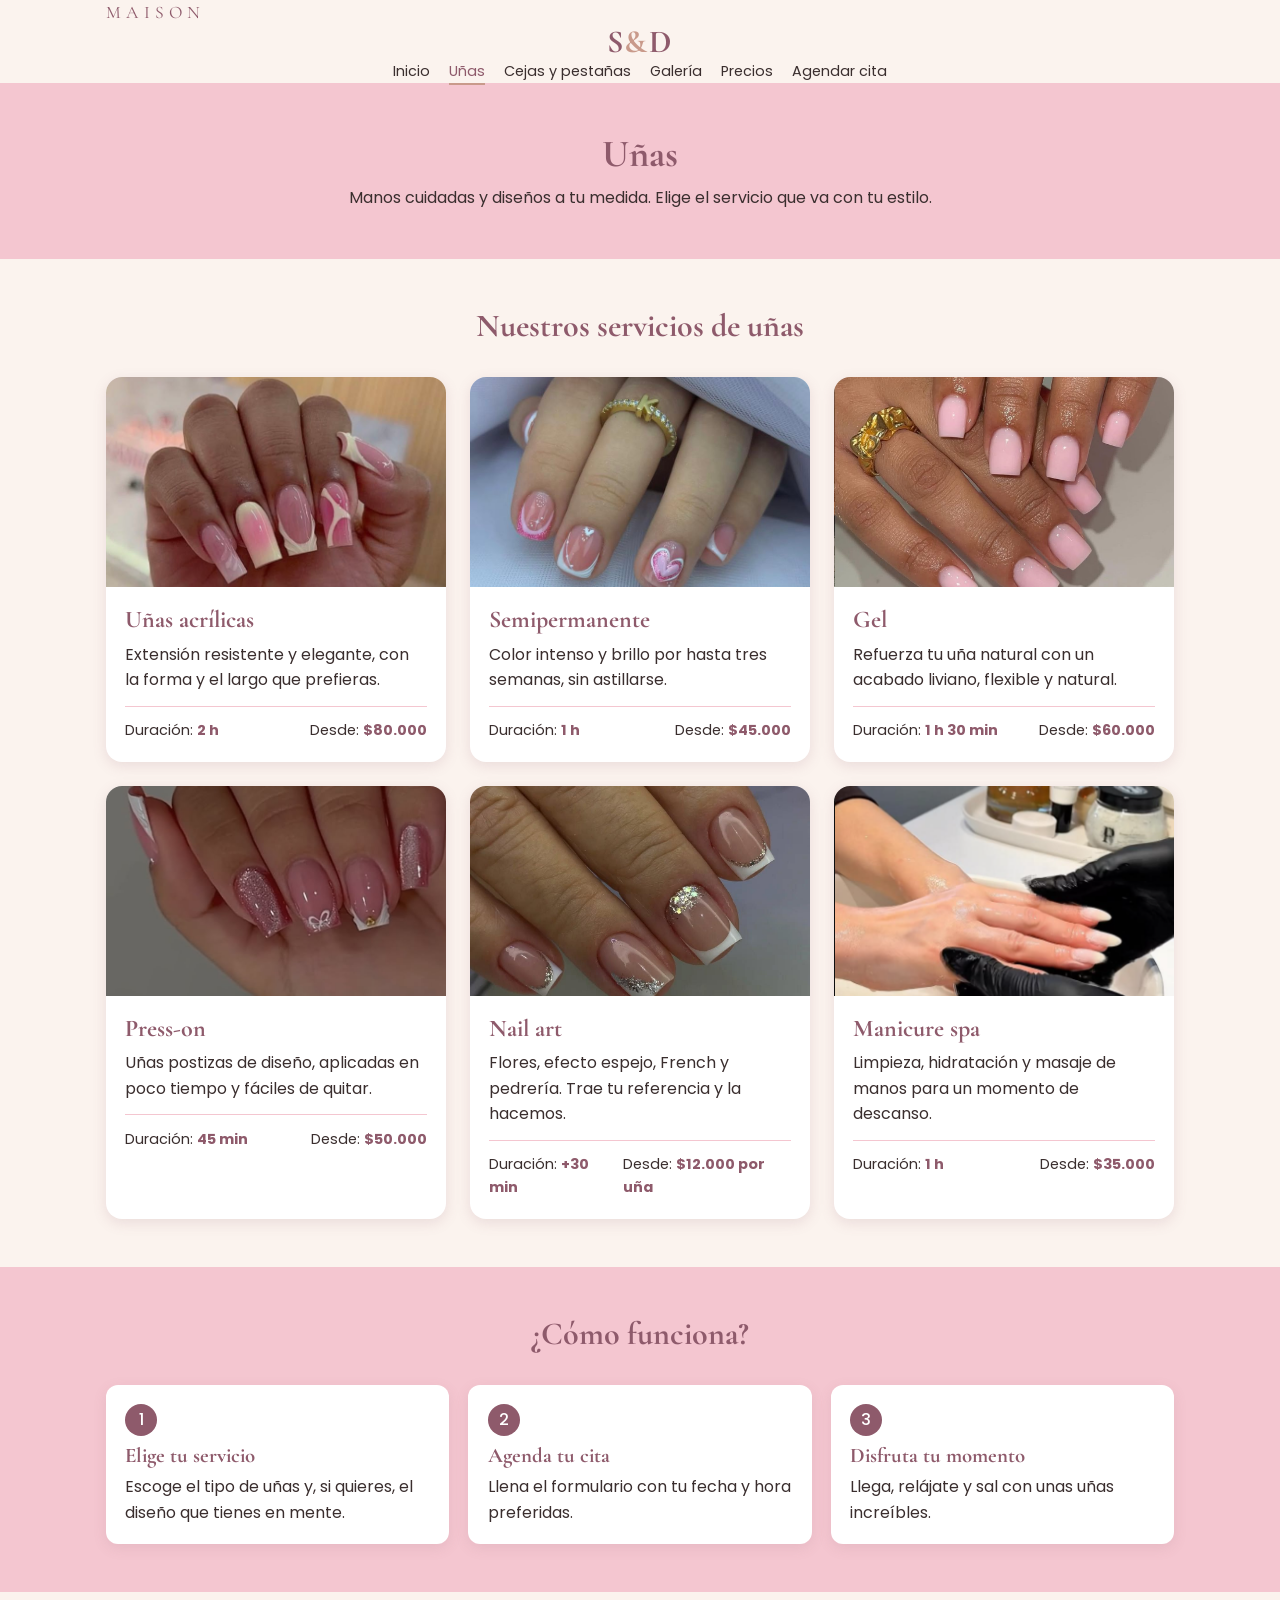
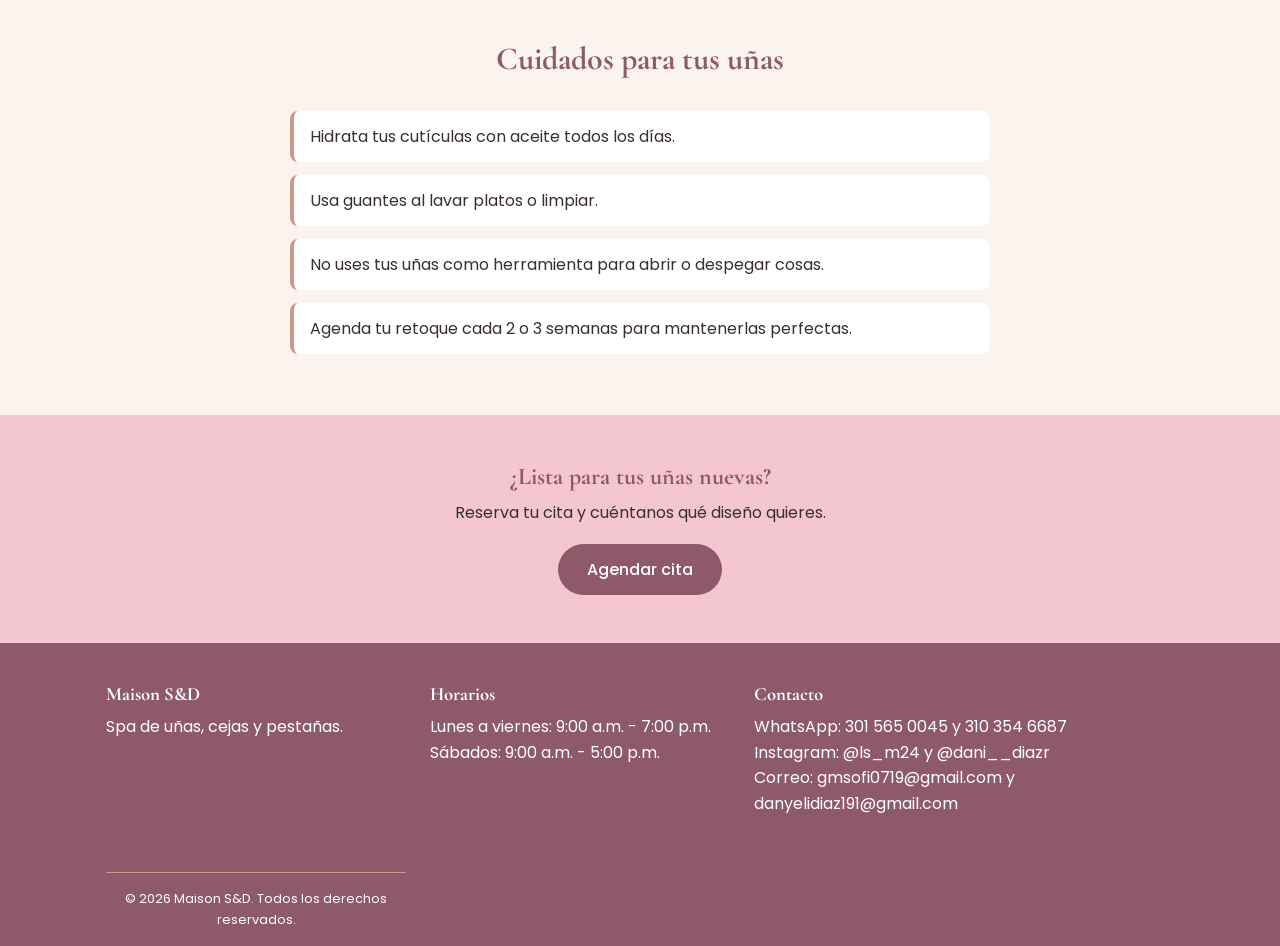
<file: unas.html>
<!DOCTYPE html>
<html lang="es">
<head>
  <meta charset="UTF-8">
  <meta name="viewport" content="width=device-width, initial-scale=1.0">
  <meta name="description" content="Servicios de uñas en Maison S&D: acrílicas, semipermanente, gel, press-on y nail art.">
  <title>Uñas | Maison S&D</title>
  <link rel="preconnect" href="https://fonts.googleapis.com">
  <link rel="preconnect" href="https://fonts.gstatic.com" crossorigin>
  <link href="https://fonts.googleapis.com/css2?family=Cormorant+Garamond:wght@500;700&family=Poppins:wght@300;400;500&display=swap" rel="stylesheet">
  <link rel="stylesheet" href="css/kit.css">
  <link rel="stylesheet" href="css/styles.css">
   <link rel="icon" href="img/S&D.jpg>
</head>
<body>

  <header class="encabezado">
    <div class="contenedor">
      <a href="index.html" class="logo">Maison <strong>S<span>&amp;</span>D</strong></a>
      <nav>
        <ul class="menu">
          <li><a href="index.html">Inicio</a></li>
          <li><a href="unas.html" class="activo">Uñas</a></li>
          <li><a href="cejas-pestanas.html">Cejas y pestañas</a></li>
          <li><a href="galeria.html">Galería</a></li>
          <li><a href="precios.html">Precios</a></li>
          <li><a href="agendar.html">Agendar cita</a></li>
        </ul>
      </nav>
    </div>
  </header>

  <main>
    <section class="banner-pagina">
      <div class="contenedor">
        <h1>Uñas</h1>
        <p>Manos cuidadas y diseños a tu medida. Elige el servicio que va con tu estilo.</p>
      </div>
    </section>

    <section>
      <div class="contenedor">
        <h2 class="titulo-seccion">Nuestros servicios de uñas</h2>
        <div class="rejilla tres">

          <article class="tarjeta">
            <img src="img/unas-acrilicas.jpg" alt="Uñas acrílicas largas en color rosado" loading="lazy">
            <div class="tarjeta-texto">
              <h3>Uñas acrílicas</h3>
              <p>Extensión resistente y elegante, con la forma y el largo que prefieras.</p>
              <ul class="datos">
                <li>Duración: <strong>2 h</strong></li>
                <li>Desde: <strong>$80.000</strong></li>
              </ul>
            </div>
          </article>

          <article class="tarjeta">
            <img src="img/unas-semipermanente.jpg" alt="Manos con esmalte semipermanente brillante" loading="lazy">
            <div class="tarjeta-texto">
              <h3>Semipermanente</h3>
              <p>Color intenso y brillo por hasta tres semanas, sin astillarse.</p>
              <ul class="datos">
                <li>Duración: <strong>1 h</strong></li>
                <li>Desde: <strong>$45.000</strong></li>
              </ul>
            </div>
          </article>

          <article class="tarjeta">
            <img src="img/unas-gel.jpg" alt="Uñas con gel de acabado natural" loading="lazy">
            <div class="tarjeta-texto">
              <h3>Gel</h3>
              <p>Refuerza tu uña natural con un acabado liviano, flexible y natural.</p>
              <ul class="datos">
                <li>Duración: <strong>1 h 30 min</strong></li>
                <li>Desde: <strong>$60.000</strong></li>
              </ul>
            </div>
          </article>

          <article class="tarjeta">
            <img src="img/unas-presson.jpg" alt="Uñas press-on decoradas" loading="lazy">
            <div class="tarjeta-texto">
              <h3>Press-on</h3>
              <p>Uñas postizas de diseño, aplicadas en poco tiempo y fáciles de quitar.</p>
              <ul class="datos">
                <li>Duración: <strong>45 min</strong></li>
                <li>Desde: <strong>$50.000</strong></li>
              </ul>
            </div>
          </article>

          <article class="tarjeta">
            <img src="img/unas-nailart.jpg" alt="Uñas con nail art de flores y detalles dorados" loading="lazy">
            <div class="tarjeta-texto">
              <h3>Nail art</h3>
              <p>Flores, efecto espejo, French y pedrería. Trae tu referencia y la hacemos.</p>
              <ul class="datos">
                <li>Duración: <strong>+30 min</strong></li>
                <li>Desde: <strong>$12.000 por uña</strong></li>
              </ul>
            </div>
          </article>

          <article class="tarjeta">
            <img src="img/unas-manicure.jpg" alt="Manicure y spa de manos con crema hidratante" loading="lazy">
            <div class="tarjeta-texto">
              <h3>Manicure spa</h3>
              <p>Limpieza, hidratación y masaje de manos para un momento de descanso.</p>
              <ul class="datos">
                <li>Duración: <strong>1 h</strong></li>
                <li>Desde: <strong>$35.000</strong></li>
              </ul>
            </div>
          </article>

        </div>
      </div>
    </section>

    <section class="fondo-rosa">
      <div class="contenedor">
        <h2 class="titulo-seccion">¿Cómo funciona?</h2>
        <ol class="pasos">
          <li>
            <h3>Elige tu servicio</h3>
            <p>Escoge el tipo de uñas y, si quieres, el diseño que tienes en mente.</p>
          </li>
          <li>
            <h3>Agenda tu cita</h3>
            <p>Llena el formulario con tu fecha y hora preferidas.</p>
          </li>
          <li>
            <h3>Disfruta tu momento</h3>
            <p>Llega, relájate y sal con unas uñas increíbles.</p>
          </li>
        </ol>
      </div>
    </section>

    <section>
      <div class="contenedor">
        <h2 class="titulo-seccion">Cuidados para tus uñas</h2>
        <ul class="cuidados">
          <li>Hidrata tus cutículas con aceite todos los días.</li>
          <li>Usa guantes al lavar platos o limpiar.</li>
          <li>No uses tus uñas como herramienta para abrir o despegar cosas.</li>
          <li>Agenda tu retoque cada 2 o 3 semanas para mantenerlas perfectas.</li>
        </ul>
      </div>
    </section>

    <section class="fondo-rosa llamado">
      <div class="contenedor">
        <h2>¿Lista para tus uñas nuevas?</h2>
        <p>Reserva tu cita y cuéntanos qué diseño quieres.</p>
        <a href="agendar.html" class="btn">Agendar cita</a>
      </div>
    </section>
  </main>

  <footer class="pie">
    <div class="contenedor">
      <div class="pie-columnas">
        <div>
          <h3>Maison S&amp;D</h3>
          <p>Spa de uñas, cejas y pestañas.</p>
        </div>
        <div>
          <h3>Horarios</h3>
          <ul>
            <li>Lunes a viernes: 9:00 a.m. - 7:00 p.m.</li>
            <li>Sábados: 9:00 a.m. - 5:00 p.m.</li>
          </ul>
        </div>
       <div>
  <h3>Contacto</h3>
  <ul>
    <li>WhatsApp: <a href="https://wa.me/573015650045" target="_blank" rel="noopener">301 565 0045</a> y <a href="https://wa.me/573103546687" target="_blank" rel="noopener">310 354 6687</a></li>
<li>Instagram: <a href="https://instagram.com/ls_m24" target="_blank" rel="noopener">@ls_m24</a> y <a href="https://instagram.com/dani__diazr" target="_blank" rel="noopener">@dani__diazr</a></li>
<li>Correo: <a href="mailto:gmsofi0719@gmail.com">gmsofi0719@gmail.com</a> y <a href="mailto:danyelidiaz191@gmail.com">danyelidiaz191@gmail.com</a></li>
  </ul>
</div>
      <p class="derechos">© 2026 Maison S&amp;D. Todos los derechos reservados.</p>
    </div>
  </footer>

</body>
</html>
</file>
<file: css/kit.css>
:root {
  --crema: #FBF3EE;
  --rosa: #F4C6D0;
  --malva: #8E5A6B;
  --dorado: #C99A8B;
  --texto: #3A2E2E;
  --blanco: #ffffff;
  --error: #b3263e;
  --exito: #5c9a72;
  --fuente-titulos: "Cormorant Garamond", serif;
  --fuente-texto: "Poppins", sans-serif;
  --sombra: 0 4px 14px rgba(142, 90, 107, 0.15);
  --radio: 16px;
}

* {
  box-sizing: border-box;
  margin: 0;
  padding: 0;
}

body {
  font-family: var(--fuente-texto);
  background-color: var(--crema);
  color: var(--texto);
  line-height: 1.6;
}

h1, h2, h3 {
  font-family: var(--fuente-titulos);
  color: var(--malva);
  line-height: 1.2;
}

img {
  max-width: 100%;
  display: block;
}

a {
  color: inherit;
  text-decoration: none;
}

.contenedor {
  max-width: 1100px;
  margin: 0 auto;
  padding: 0 1rem;
}

section {
  padding: 3rem 0;
}

.titulo-seccion {
  text-align: center;
  font-size: 2rem;
  margin-bottom: 2rem;
}

.subtitulo {
  text-align: center;
  max-width: 600px;
  margin: -1rem auto 2rem;
}

.fondo-rosa {
  background-color: var(--rosa);
}

.llamado {
  text-align: center;
}

.llamado p {
  margin: 0.5rem 0 1.2rem;
}

.encabezado {
  position: sticky;
  top: 0;
  z-index: 10;
  background-color: var(--crema);
  border-bottom: 1px solid var(--rosa);
}

.encabezado .contenedor {
  display: flex;
  flex-direction: column;
  align-items: center;
  gap: 0.5rem;
  padding-top: 0.8rem;
  padding-bottom: 0.8rem;
}

.logo {
  font-family: var(--fuente-titulos);
  font-size: 1.1rem;
  letter-spacing: 0.3em;
  text-transform: uppercase;
  color: var(--malva);
  text-align: center;
  line-height: 1;
}

.logo strong {
  display: block;
  font-size: 2rem;
  letter-spacing: 0.05em;
}

.logo span {
  color: var(--dorado);
}

.menu {
  list-style: none;
  display: flex;
  flex-wrap: wrap;
  justify-content: center;
  gap: 0.3rem 1.2rem;
}

.menu a {
  font-size: 0.9rem;
  padding-bottom: 2px;
}

.menu a:hover,
.menu a.activo {
  color: var(--malva);
  border-bottom: 2px solid var(--dorado);
}

.btn {
  display: inline-block;
  background-color: var(--malva);
  color: var(--blanco);
  padding: 0.8rem 1.8rem;
  border-radius: 30px;
  font-weight: 500;
  transition: background-color 0.3s, transform 0.3s;
}

.btn:hover {
  background-color: var(--dorado);
  transform: translateY(-2px);
}

.banner-pagina {
  background-color: var(--rosa);
  text-align: center;
  padding: 3rem 0;
}

.banner-pagina h1 {
  font-size: 2.4rem;
  margin-bottom: 0.5rem;
}

.banner-pagina p {
  max-width: 600px;
  margin: 0 auto;
}

.rejilla {
  display: grid;
  grid-template-columns: 1fr;
  gap: 1.5rem;
}

.tarjeta {
  background-color: var(--blanco);
  border-radius: var(--radio);
  overflow: hidden;
  box-shadow: var(--sombra);
  transition: transform 0.3s;
}

.tarjeta:hover {
  transform: translateY(-6px);
}

.tarjeta img {
  width: 100%;
  height: 210px;
  object-fit: cover;
}

.tarjeta-texto {
  padding: 1.2rem;
}

.tarjeta-texto h3 {
  font-size: 1.5rem;
  margin-bottom: 0.4rem;
}

.tarjeta-texto a {
  display: inline-block;
  margin-top: 0.6rem;
  color: var(--malva);
  font-weight: 500;
}

.datos {
  list-style: none;
  display: flex;
  justify-content: space-between;
  gap: 0.5rem;
  margin-top: 0.8rem;
  padding-top: 0.8rem;
  border-top: 1px solid var(--rosa);
  font-size: 0.9rem;
}

.datos strong {
  color: var(--malva);
}

.pie {
  background-color: var(--malva);
  color: var(--blanco);
  padding: 2.5rem 0 1rem;
}

.pie h3 {
  color: var(--blanco);
  margin-bottom: 0.5rem;
}

.pie-columnas {
  display: grid;
  grid-template-columns: 1fr;
  gap: 1.5rem;
}

.pie ul {
  list-style: none;
}

.pie li {
  overflow-wrap: anywhere;
}

.pie a:hover {
  color: var(--rosa);
}

.derechos {
  text-align: center;
  font-size: 0.8rem;
  margin-top: 2rem;
  border-top: 1px solid var(--dorado);
  padding-top: 1rem;
}

@media (min-width: 768px) {
  .encabezado .contenedor {
    flex-direction: row;
    justify-content: space-between;
  }

  .rejilla.tres {
    grid-template-columns: repeat(3, 1fr);
  }

  .pie-columnas {
    grid-template-columns: 1fr 1fr 1.4fr;
  }
}
</file>
<file: css/styles.css>
.hero {
  background: linear-gradient(rgba(142, 90, 107, 0.55), rgba(142, 90, 107, 0.55)),
              url("../img/hero.jpg") center / cover;
  color: var(--blanco);
  text-align: center;
  padding: 5rem 0;
}

.hero h1 {
  color: var(--blanco);
  font-size: 2.6rem;
  margin-bottom: 1rem;
}

.hero p {
  max-width: 560px;
  margin: 0 auto 1.5rem;
}

.hero .btn {
  background-color: var(--rosa);
  color: var(--malva);
}

.hero .btn:hover {
  background-color: var(--blanco);
}

.enviar{
   display: inline-block;
  background-color: var(--malva);
  color: var(--blanco);
  padding: 0.8rem 1.8rem;
  border-radius: 30px;
  font-weight: 500;
  transition: background-color 0.3s, transform 0.3s;
}
.beneficio {
  text-align: center;
  padding: 1rem;
}

.beneficio .icono {
  font-size: 2.2rem;
}

.beneficio h3 {
  margin: 0.4rem 0;
}

.testimonio {
  background-color: var(--blanco);
  border-left: 4px solid var(--dorado);
  border-radius: 10px;
  padding: 1.2rem;
}

.testimonio p {
  font-style: italic;
}

.testimonio span {
  display: block;
  margin-top: 0.6rem;
  font-weight: 500;
  color: var(--malva);
}

.pasos {
  list-style: none;
  counter-reset: paso;
  display: grid;
  grid-template-columns: 1fr;
  gap: 1.2rem;
}

.pasos li {
  counter-increment: paso;
  background-color: var(--blanco);
  border-radius: 12px;
  padding: 1.2rem;
  box-shadow: 0 4px 14px rgba(142, 90, 107, 0.12);
}

.pasos li::before {
  content: counter(paso);
  display: inline-block;
  width: 2rem;
  height: 2rem;
  line-height: 2rem;
  text-align: center;
  background-color: var(--malva);
  color: var(--blanco);
  border-radius: 50%;
  font-weight: 500;
  margin-bottom: 0.5rem;
}

.pasos h3 {
  font-size: 1.3rem;
  margin-bottom: 0.3rem;
}

.cuidados {
  max-width: 700px;
  margin: 0 auto;
  list-style: none;
}

.cuidados li {
  background-color: var(--blanco);
  border-left: 4px solid var(--dorado);
  border-radius: 8px;
  padding: 0.8rem 1rem;
  margin-bottom: 0.8rem;
}

.faq {
  max-width: 700px;
  margin: 0 auto;
}

.faq details {
  background-color: var(--blanco);
  border-radius: 10px;
  padding: 0.9rem 1.2rem;
  margin-bottom: 0.8rem;
  box-shadow: 0 2px 8px rgba(142, 90, 107, 0.12);
}

.faq summary {
  cursor: pointer;
  font-weight: 500;
  color: var(--malva);
}

.faq details[open] summary {
  margin-bottom: 0.5rem;
}

.tabla-contenedor {
  overflow-x: auto;
  border-radius: 12px;
  box-shadow: var(--sombra);
}

.tabla-precios {
  width: 100%;
  min-width: 480px;
  border-collapse: collapse;
  background-color: var(--blanco);
}

.tabla-precios caption {
  caption-side: top;
  padding: 0.8rem;
  font-family: var(--fuente-titulos);
  font-size: 1.4rem;
  font-weight: 700;
  color: var(--malva);
}

.tabla-precios thead th {
  background-color: var(--malva);
  color: var(--blanco);
  text-align: left;
  padding: 0.8rem 1rem;
  font-weight: 500;
}

.tabla-precios td,
.tabla-precios tbody th {
  padding: 0.7rem 1rem;
  text-align: left;
  font-weight: 400;
  border-bottom: 1px solid var(--rosa);
}

.tabla-precios tbody tr:nth-child(even) td,
.tabla-precios tbody tr:nth-child(even) th[scope="row"] {
  background-color: var(--crema);
}

.tabla-precios .categoria th {
  background-color: var(--rosa);
  color: var(--malva);
  font-weight: 700;
  letter-spacing: 0.05em;
}

.tabla-precios td:last-child {
  font-weight: 500;
  color: var(--malva);
  white-space: nowrap;
}

.combo {
  background-color: var(--blanco);
  border: 2px solid var(--rosa);
  border-radius: var(--radio);
  padding: 1.5rem;
  text-align: center;
  position: relative;
}

.combo.destacado {
  border-color: var(--dorado);
}

.combo .etiqueta {
  position: absolute;
  top: -0.8rem;
  left: 50%;
  transform: translateX(-50%);
  background-color: var(--dorado);
  color: var(--blanco);
  font-size: 0.75rem;
  padding: 0.2rem 0.9rem;
  border-radius: 20px;
}

.combo h3 {
  font-size: 1.5rem;
  margin-bottom: 0.5rem;
}

.combo ul {
  list-style: none;
  margin-bottom: 0.8rem;
}

.combo .precio {
  font-family: var(--fuente-titulos);
  font-size: 2rem;
  font-weight: 700;
  color: var(--malva);
}

.combo .ahorro {
  font-size: 0.85rem;
  color: var(--dorado);
  margin-bottom: 1rem;
}

.notas {
  max-width: 700px;
  margin: 0 auto;
  list-style: none;
}

.notas li {
  padding: 0.6rem 0;
  border-bottom: 1px dashed var(--dorado);
}

.galeria {
  display: grid;
  grid-template-columns: repeat(2, 1fr);
  gap: 0.8rem;
}

.galeria figure {
  position: relative;
  overflow: hidden;
  border-radius: 14px;
  box-shadow: var(--sombra);
}

.galeria img {
  width: 100%;
  height: 220px;
  object-fit: cover;
  transition: transform 0.4s;
}

.galeria figure:hover img {
  transform: scale(1.08);
}

.galeria figcaption {
  position: absolute;
  left: 0;
  right: 0;
  bottom: 0;
  padding: 0.6rem 0.8rem;
  font-size: 0.85rem;
  color: var(--blanco);
  background: linear-gradient(transparent, rgba(142, 90, 107, 0.85));
}

.comparacion {
  display: grid;
  grid-template-columns: 1fr;
  gap: 1.5rem;
}

.caso {
  background-color: var(--blanco);
  border-radius: var(--radio);
  padding: 1rem;
  box-shadow: var(--sombra);
}

.caso h3 {
  text-align: center;
  font-size: 1.4rem;
  margin-bottom: 0.8rem;
}

.caso-fotos {
  display: grid;
  grid-template-columns: 1fr 1fr;
  gap: 0.5rem;
}

.caso-fotos figure {
  position: relative;
}

.caso-fotos img {
  width: 100%;
  height: 200px;
  object-fit: cover;
  border-radius: 10px;
}

.caso-fotos figcaption {
  position: absolute;
  top: 0.5rem;
  left: 0.5rem;
  background-color: var(--malva);
  color: var(--blanco);
  font-size: 0.75rem;
  padding: 0.15rem 0.7rem;
  border-radius: 20px;
}

.caso-fotos figure:last-child figcaption {
  background-color: var(--dorado);
}

.formulario {
  max-width: 700px;
  margin: 0 auto;
  background-color: var(--blanco);
  border-radius: var(--radio);
  padding: 1.5rem;
  box-shadow: var(--sombra);
}

.formulario fieldset {
  border: 1px solid var(--rosa);
  border-radius: 12px;
  padding: 1rem 1.2rem 1.2rem;
  margin-bottom: 1.5rem;
}

.formulario legend {
  font-family: var(--fuente-titulos);
  font-size: 1.4rem;
  font-weight: 700;
  color: var(--malva);
  padding: 0 0.5rem;
}

.campo {
  margin-bottom: 1rem;
}

.campo label,
.campo .etiqueta-grupo {
  display: block;
  font-weight: 500;
  margin-bottom: 0.3rem;
}

.campo input[type="text"],
.campo input[type="tel"],
.campo input[type="email"],
.campo input[type="date"],
.campo select,
.campo textarea {
  width: 100%;
  padding: 0.7rem 0.9rem;
  font-family: inherit;
  font-size: 1rem;
  color: var(--texto);
  background-color: var(--crema);
  border: 2px solid var(--rosa);
  border-radius: 10px;
}

.campo input:focus,
.campo select:focus,
.campo textarea:focus {
  outline: none;
  border-color: var(--malva);
}

.campo textarea {
  resize: vertical;
  min-height: 100px;
}

.campo .opciones {
  display: flex;
  gap: 1.5rem;
}

.campo .opciones label,
.campo .check label {
  display: inline;
  font-weight: 400;
}

.campo .check {
  display: flex;
  align-items: flex-start;
  gap: 0.5rem;
}

.campo .error {
  display: block;
  min-height: 1.2rem;
  margin-top: 0.25rem;
  font-size: 0.82rem;
  color: var(--error);
}

.campo input.invalido,
.campo select.invalido,
.campo textarea.invalido {
  border-color: var(--error);
}

.campo input.valido,
.campo select.valido,
.campo textarea.valido {
  border-color: var(--exito);
}

.formulario .btn {
  width: 100%;
  border: none;
  cursor: pointer;
  font-family: inherit;
  font-size: 1rem;
}

.resumen {
  max-width: 700px;
  margin: 0 auto 2rem;
  background-color: var(--rosa);
  border-left: 6px solid var(--malva);
  border-radius: 12px;
  padding: 1.2rem 1.5rem;
}

.resumen[hidden] {
  display: none;
}

.resumen h2 {
  font-size: 1.6rem;
  margin-bottom: 0.5rem;
}

.resumen dl {
  display: grid;
  grid-template-columns: auto 1fr;
  gap: 0.3rem 1rem;
  margin-top: 0.8rem;
}

.resumen dt {
  font-weight: 500;
  color: var(--malva);
}

.info-contacto {
  text-align: center;
}

.info-contacto p {
  margin-bottom: 0.4rem;
}

.info-contacto a {
  color: var(--malva);
  font-weight: 500;
  text-decoration: underline;
}

@media (min-width: 768px) {
  .hero h1 {
    font-size: 3.4rem;
  }

  .rejilla.cuatro {
    grid-template-columns: repeat(2, 1fr);
  }

  .pasos {
    grid-template-columns: repeat(3, 1fr);
  }

  .galeria {
    grid-template-columns: repeat(4, 1fr);
  }

  .comparacion {
    grid-template-columns: repeat(2, 1fr);
  }
}

@media (min-width: 1024px) {
  .rejilla.cuatro {
    grid-template-columns: repeat(4, 1fr);
  }
}
</file>
